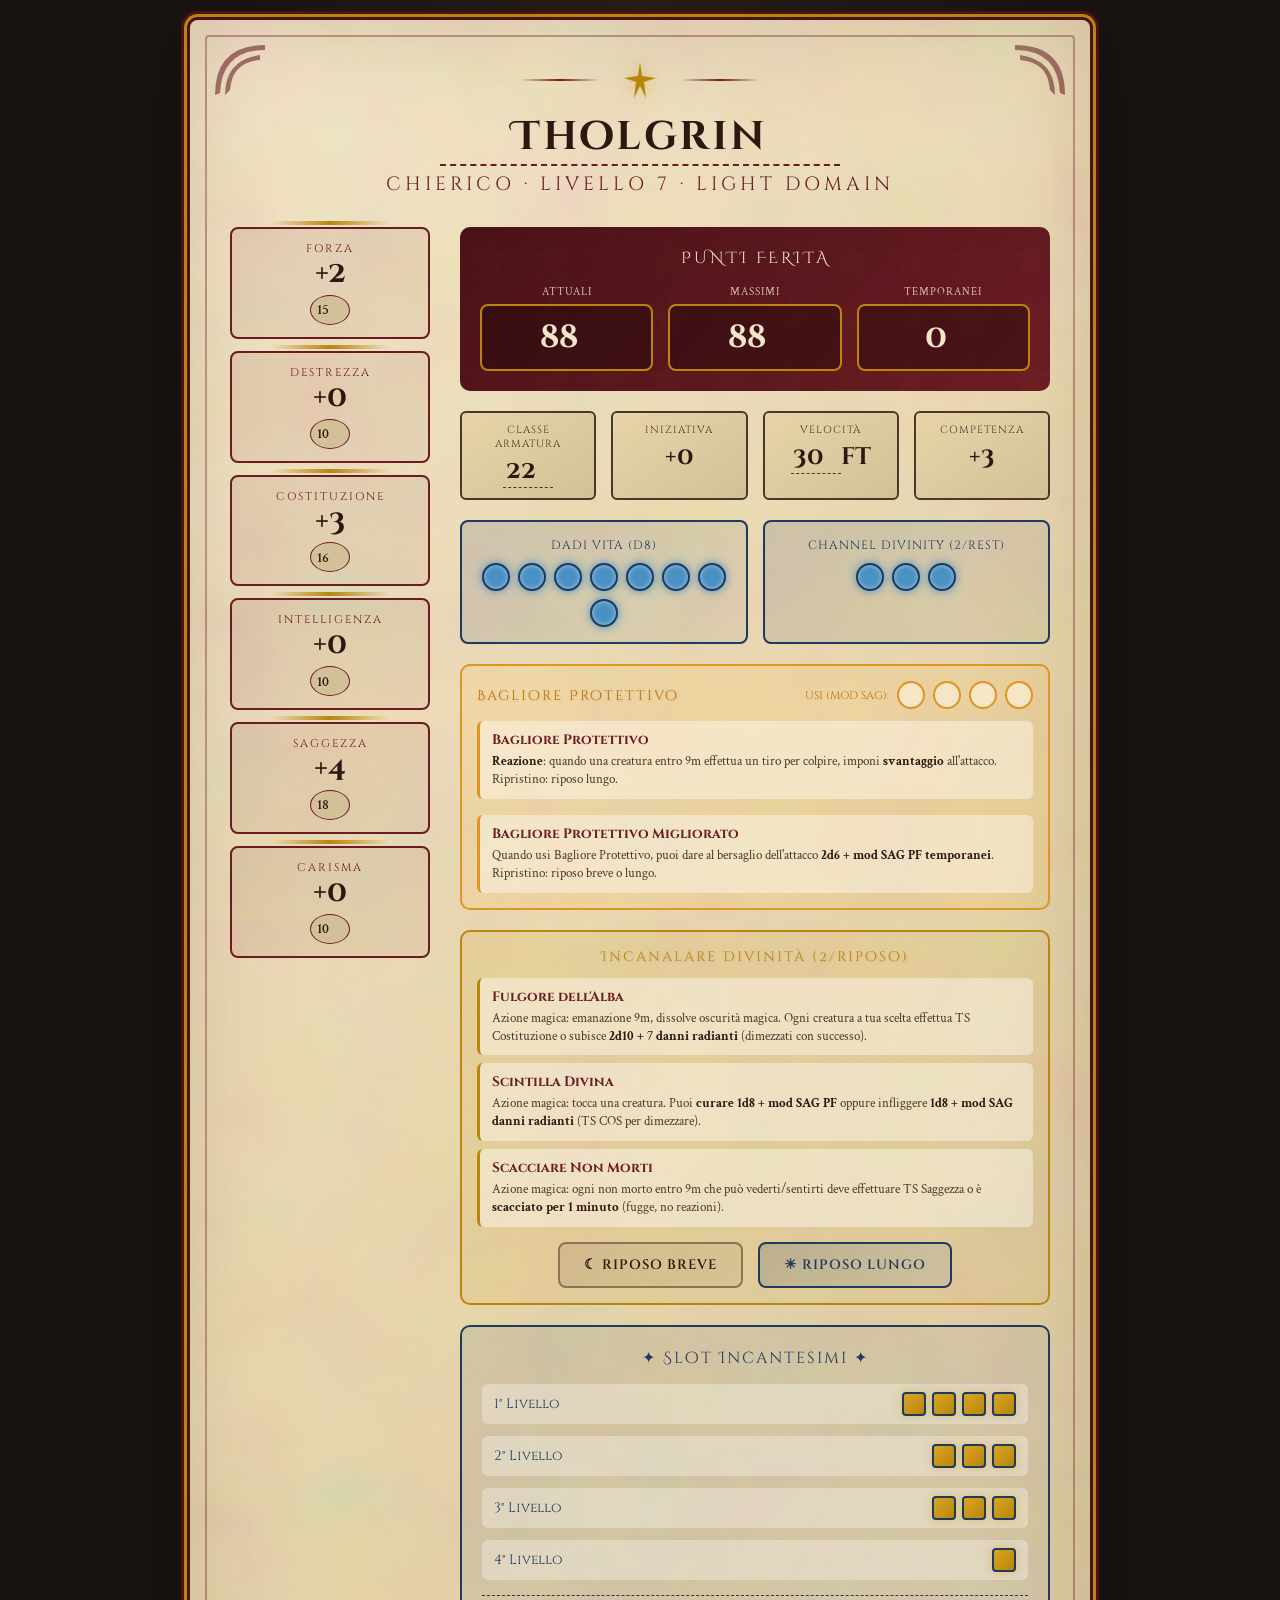
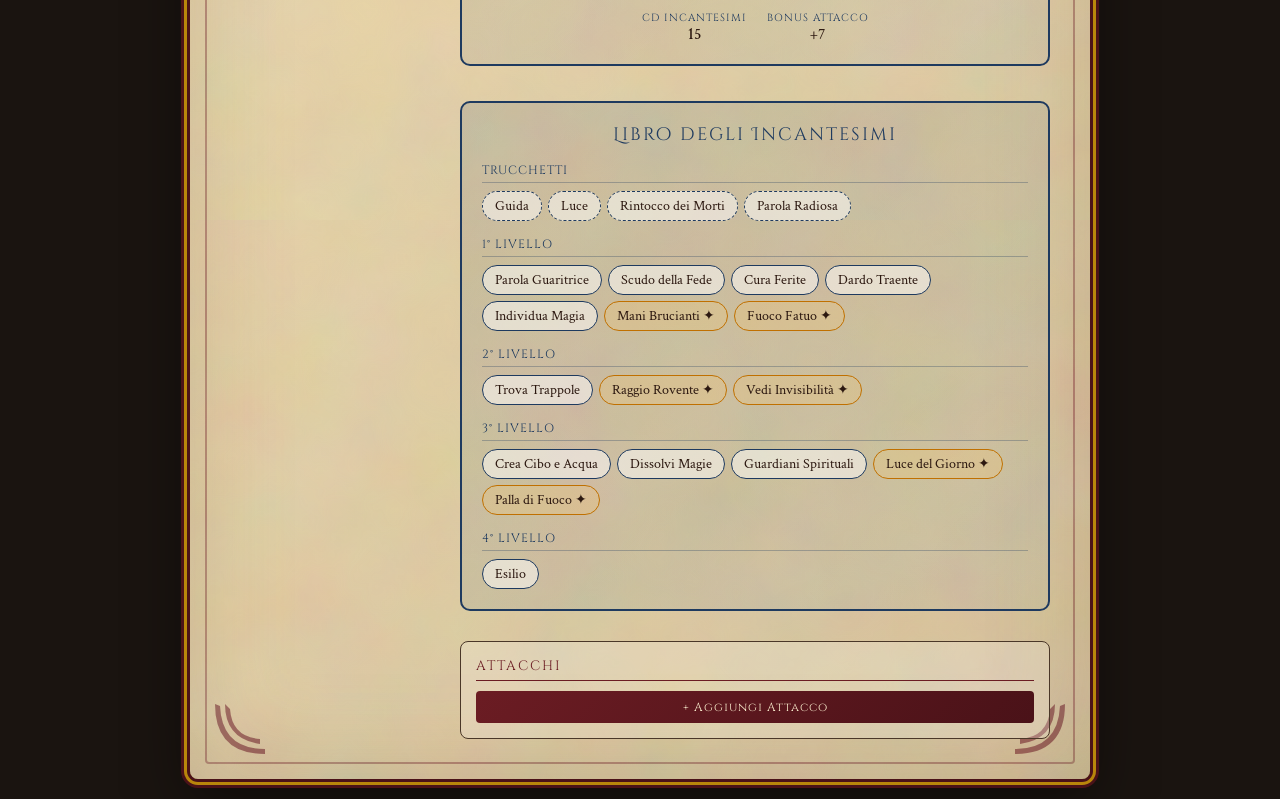
<file: backup/index.html>
<!DOCTYPE html>
<html lang="it">
<head>
    <meta charset="UTF-8">
    <meta name="viewport" content="width=device-width, initial-scale=1.0">
    <title>Scheda Chierico - D&D 5e 2024</title>
    <link href="https://fonts.googleapis.com/css2?family=Cinzel+Decorative:wght@400;700;900&family=Cinzel:wght@400;600;700&family=Crimson+Text:ital,wght@0,400;0,600;0,700;1,400&display=swap" rel="stylesheet">
    <style>
        :root {
            --parchment-light: #f5e6c8;
            --parchment-mid: #e8d4a8;
            --parchment-dark: #d4c098;
            --ink-brown: #2c1810;
            --ink-light: #4a3728;
            --burgundy: #6b1c23;
            --burgundy-dark: #4a1218;
            --gold: #b8860b;
            --gold-light: #daa520;
            --divine-blue: #1e3a5f;
            --divine-glow: #4a90c2;
            --slot-empty: #8b7355;
            --slot-filled: #daa520;
        }

        * {
            margin: 0;
            padding: 0;
            box-sizing: border-box;
        }

        body {
            font-family: 'Crimson Text', Georgia, serif;
            background: #1a1410;
            min-height: 100vh;
            display: flex;
            justify-content: center;
            padding: 20px;
            background-image:
                radial-gradient(ellipse at top, #2a1f18 0%, #1a1410 50%),
                url("data:image/svg+xml,%3Csvg viewBox='0 0 200 200' xmlns='http://www.w3.org/2000/svg'%3E%3Cfilter id='noise'%3E%3CfeTurbulence type='fractalNoise' baseFrequency='0.9' numOctaves='4' stitchTiles='stitch'/%3E%3C/filter%3E%3Crect width='100%' height='100%' filter='url(%23noise)' opacity='0.08'/%3E%3C/svg%3E");
        }

        .character-sheet {
            width: 100%;
            max-width: 900px;
            background:
                linear-gradient(135deg, var(--parchment-light) 0%, var(--parchment-mid) 50%, var(--parchment-dark) 100%);
            border-radius: 8px;
            padding: 40px;
            position: relative;
            box-shadow:
                0 0 0 3px var(--burgundy-dark),
                0 0 0 6px var(--gold),
                0 0 0 9px var(--burgundy-dark),
                0 20px 60px rgba(0,0,0,0.5),
                inset 0 0 100px rgba(139,115,85,0.3);
        }

        .character-sheet::before {
            content: '';
            position: absolute;
            inset: 15px;
            border: 2px solid var(--burgundy);
            border-radius: 4px;
            pointer-events: none;
            opacity: 0.4;
        }

        .character-sheet::after {
            content: '';
            position: absolute;
            inset: 0;
            background: url("data:image/svg+xml,%3Csvg viewBox='0 0 200 200' xmlns='http://www.w3.org/2000/svg'%3E%3Cfilter id='paper'%3E%3CfeTurbulence type='fractalNoise' baseFrequency='0.04' numOctaves='5' stitchTiles='stitch'/%3E%3C/filter%3E%3Crect width='100%' height='100%' filter='url(%23paper)' opacity='0.15'/%3E%3C/svg%3E");
            pointer-events: none;
            border-radius: 8px;
        }

        /* Corner Flourishes */
        .corner {
            position: absolute;
            width: 60px;
            height: 60px;
            opacity: 0.6;
        }
        .corner svg { width: 100%; height: 100%; fill: var(--burgundy); }
        .corner-tl { top: 20px; left: 20px; }
        .corner-tr { top: 20px; right: 20px; transform: scaleX(-1); }
        .corner-bl { bottom: 20px; left: 20px; transform: scaleY(-1); }
        .corner-br { bottom: 20px; right: 20px; transform: scale(-1); }

        /* Header */
        .header {
            text-align: center;
            margin-bottom: 30px;
            position: relative;
            z-index: 1;
        }

        .header-decoration {
            display: flex;
            align-items: center;
            justify-content: center;
            gap: 20px;
            margin-bottom: 10px;
        }

        .header-line {
            height: 2px;
            width: 80px;
            background: linear-gradient(90deg, transparent, var(--burgundy), transparent);
        }

        .divine-symbol {
            width: 40px;
            height: 40px;
            fill: var(--gold);
            filter: drop-shadow(0 0 8px rgba(218,165,32,0.5));
        }

        .character-name {
            font-family: 'Cinzel Decorative', serif;
            font-size: 2.5rem;
            font-weight: 700;
            color: var(--ink-brown);
            text-shadow: 2px 2px 4px rgba(0,0,0,0.1);
            letter-spacing: 3px;
            margin-bottom: 5px;
        }

        .character-name input {
            font-family: inherit;
            font-size: inherit;
            font-weight: inherit;
            color: inherit;
            background: transparent;
            border: none;
            border-bottom: 2px dashed var(--burgundy);
            text-align: center;
            width: 100%;
            max-width: 400px;
            outline: none;
            letter-spacing: inherit;
        }

        .character-name input::placeholder {
            color: var(--ink-light);
            opacity: 0.5;
        }

        .class-level {
            font-family: 'Cinzel', serif;
            font-size: 1.2rem;
            color: var(--burgundy);
            letter-spacing: 4px;
            text-transform: uppercase;
        }

        /* Main Grid */
        .main-grid {
            display: grid;
            grid-template-columns: 200px 1fr;
            gap: 30px;
            position: relative;
            z-index: 1;
        }

        @media (max-width: 700px) {
            .main-grid {
                grid-template-columns: 1fr;
            }
        }

        /* Stats Column */
        .stats-column {
            display: flex;
            flex-direction: column;
            gap: 12px;
        }

        .stat-block {
            background: linear-gradient(145deg, rgba(107,28,35,0.1), rgba(107,28,35,0.05));
            border: 2px solid var(--burgundy);
            border-radius: 8px;
            padding: 12px 8px;
            text-align: center;
            position: relative;
            transition: all 0.3s ease;
        }

        .stat-block:hover {
            transform: translateY(-2px);
            box-shadow: 0 4px 12px rgba(107,28,35,0.2);
        }

        .stat-block::before {
            content: '';
            position: absolute;
            top: -8px;
            left: 50%;
            transform: translateX(-50%);
            width: 60%;
            height: 4px;
            background: linear-gradient(90deg, transparent, var(--gold), transparent);
        }

        .stat-name {
            font-family: 'Cinzel', serif;
            font-size: 0.7rem;
            letter-spacing: 2px;
            color: var(--burgundy);
            text-transform: uppercase;
            margin-bottom: 4px;
        }

        .stat-modifier {
            font-family: 'Cinzel Decorative', serif;
            font-size: 1.8rem;
            font-weight: 700;
            color: var(--ink-brown);
            line-height: 1;
        }

        .stat-score {
            display: flex;
            align-items: center;
            justify-content: center;
            margin-top: 6px;
        }

        .stat-score input {
            width: 40px;
            height: 30px;
            background: var(--parchment-dark);
            border: 1px solid var(--burgundy);
            border-radius: 50%;
            text-align: center;
            font-family: 'Crimson Text', serif;
            font-size: 0.9rem;
            font-weight: 600;
            color: var(--ink-brown);
            outline: none;
        }

        .stat-score input:focus {
            box-shadow: 0 0 0 2px var(--gold);
        }

        /* Combat Column */
        .combat-column {
            display: flex;
            flex-direction: column;
            gap: 20px;
        }

        /* Combat Stats Row */
        .combat-stats-row {
            display: grid;
            grid-template-columns: repeat(auto-fit, minmax(100px, 1fr));
            gap: 15px;
        }

        .combat-stat {
            background: linear-gradient(145deg, var(--parchment-mid), var(--parchment-dark));
            border: 2px solid var(--ink-light);
            border-radius: 6px;
            padding: 10px;
            text-align: center;
        }

        .combat-stat-label {
            font-family: 'Cinzel', serif;
            font-size: 0.65rem;
            letter-spacing: 1px;
            color: var(--ink-light);
            text-transform: uppercase;
            margin-bottom: 4px;
        }

        .combat-stat-value {
            font-family: 'Cinzel Decorative', serif;
            font-size: 1.5rem;
            font-weight: 700;
            color: var(--ink-brown);
        }

        .combat-stat-value input {
            font-family: inherit;
            font-size: inherit;
            font-weight: inherit;
            color: inherit;
            background: transparent;
            border: none;
            border-bottom: 1px dashed var(--ink-light);
            width: 50px;
            text-align: center;
            outline: none;
        }

        /* HP Section */
        .hp-section {
            background: linear-gradient(135deg, var(--burgundy-dark) 0%, var(--burgundy) 100%);
            border-radius: 10px;
            padding: 20px;
            color: var(--parchment-light);
            position: relative;
            overflow: hidden;
        }

        .hp-section::before {
            content: '';
            position: absolute;
            inset: 0;
            background: url("data:image/svg+xml,%3Csvg viewBox='0 0 100 100' xmlns='http://www.w3.org/2000/svg'%3E%3Cpath d='M50 10 L60 40 L90 40 L65 60 L75 90 L50 70 L25 90 L35 60 L10 40 L40 40 Z' fill='%23daa520' opacity='0.05'/%3E%3C/svg%3E");
            background-size: 60px;
            opacity: 0.3;
        }

        .hp-title {
            font-family: 'Cinzel Decorative', serif;
            font-size: 1rem;
            letter-spacing: 3px;
            text-align: center;
            margin-bottom: 15px;
            position: relative;
        }

        .hp-grid {
            display: grid;
            grid-template-columns: repeat(3, 1fr);
            gap: 15px;
            position: relative;
        }

        .hp-box {
            text-align: center;
        }

        .hp-box-label {
            font-size: 0.7rem;
            letter-spacing: 1px;
            opacity: 0.8;
            margin-bottom: 5px;
            text-transform: uppercase;
        }

        .hp-box-value {
            background: rgba(0,0,0,0.3);
            border: 2px solid var(--gold);
            border-radius: 8px;
            padding: 10px;
        }

        .hp-box-value input {
            font-family: 'Cinzel Decorative', serif;
            font-size: 2rem;
            font-weight: 700;
            color: var(--parchment-light);
            background: transparent;
            border: none;
            width: 100%;
            text-align: center;
            outline: none;
        }

        .hp-box-value input::placeholder {
            color: rgba(245,230,200,0.3);
        }

        /* Resources Section */
        .resources-section {
            display: grid;
            grid-template-columns: 1fr 1fr;
            gap: 15px;
        }

        .resource-box {
            background: linear-gradient(145deg, rgba(30,58,95,0.15), rgba(30,58,95,0.05));
            border: 2px solid var(--divine-blue);
            border-radius: 8px;
            padding: 15px;
            text-align: center;
        }

        .resource-title {
            font-family: 'Cinzel', serif;
            font-size: 0.75rem;
            letter-spacing: 1px;
            color: var(--divine-blue);
            text-transform: uppercase;
            margin-bottom: 10px;
        }

        .resource-pips {
            display: flex;
            justify-content: center;
            gap: 8px;
            flex-wrap: wrap;
        }

        .pip {
            width: 28px;
            height: 28px;
            border: 2px solid var(--divine-blue);
            border-radius: 50%;
            cursor: pointer;
            transition: all 0.2s ease;
            background: var(--parchment-light);
            position: relative;
        }

        .pip.filled {
            background: var(--divine-glow);
            box-shadow: 0 0 10px var(--divine-glow), inset 0 0 5px rgba(255,255,255,0.5);
        }

        .pip:hover {
            transform: scale(1.1);
        }

        /* Warding Flare Section */
        .warding-flare-section {
            background: linear-gradient(135deg, rgba(255,200,100,0.2), rgba(255,165,0,0.1));
            border: 2px solid #e09422;
            border-radius: 10px;
            padding: 15px;
        }

        .wf-header {
            display: flex;
            justify-content: space-between;
            align-items: center;
            margin-bottom: 12px;
            flex-wrap: wrap;
            gap: 10px;
        }

        .wf-title {
            font-family: 'Cinzel Decorative', serif;
            font-size: 0.9rem;
            letter-spacing: 2px;
            color: #c07000;
            text-shadow: 1px 1px 2px rgba(0,0,0,0.1);
        }

        .wf-uses {
            display: flex;
            align-items: center;
            gap: 8px;
        }

        .wf-label {
            font-family: 'Cinzel', serif;
            font-size: 0.7rem;
            color: #c07000;
            text-transform: uppercase;
        }

        .wf-abilities {
            display: flex;
            flex-direction: column;
            gap: 8px;
        }

        .warding-flare-section .cd-ability {
            border-left-color: #e09422;
        }

        /* Channel Divinity Abilities */
        .channel-divinity-section {
            background: linear-gradient(135deg, rgba(218,165,32,0.15), rgba(184,134,11,0.08));
            border: 2px solid var(--gold);
            border-radius: 10px;
            padding: 15px;
        }

        .cd-title {
            font-family: 'Cinzel Decorative', serif;
            font-size: 0.9rem;
            letter-spacing: 2px;
            color: var(--gold);
            text-align: center;
            margin-bottom: 12px;
            text-shadow: 1px 1px 2px rgba(0,0,0,0.1);
        }

        .cd-ability {
            background: rgba(255,255,255,0.4);
            border-radius: 6px;
            padding: 10px 12px;
            margin-bottom: 8px;
            border-left: 3px solid var(--gold);
        }

        .cd-ability:last-child {
            margin-bottom: 0;
        }

        .cd-ability-name {
            font-family: 'Cinzel', serif;
            font-size: 0.85rem;
            font-weight: 700;
            color: var(--burgundy);
            margin-bottom: 4px;
        }

        .cd-ability-desc {
            font-size: 0.8rem;
            color: var(--ink-light);
            line-height: 1.4;
        }

        .cd-ability-desc strong {
            color: var(--ink-brown);
        }

        /* Rest Buttons */
        .rest-buttons {
            display: flex;
            gap: 15px;
            justify-content: center;
            margin-top: 15px;
        }

        .rest-btn {
            font-family: 'Cinzel', serif;
            font-size: 0.85rem;
            font-weight: 600;
            padding: 12px 24px;
            border: 2px solid;
            border-radius: 8px;
            cursor: pointer;
            transition: all 0.3s ease;
            text-transform: uppercase;
            letter-spacing: 1px;
        }

        .rest-btn-short {
            background: linear-gradient(135deg, rgba(139,115,85,0.2), rgba(139,115,85,0.1));
            border-color: var(--slot-empty);
            color: var(--ink-brown);
        }

        .rest-btn-short:hover {
            background: linear-gradient(135deg, rgba(139,115,85,0.4), rgba(139,115,85,0.2));
            transform: translateY(-2px);
            box-shadow: 0 4px 12px rgba(139,115,85,0.3);
        }

        .rest-btn-long {
            background: linear-gradient(135deg, rgba(30,58,95,0.2), rgba(74,144,194,0.1));
            border-color: var(--divine-blue);
            color: var(--divine-blue);
        }

        .rest-btn-long:hover {
            background: linear-gradient(135deg, rgba(30,58,95,0.4), rgba(74,144,194,0.2));
            transform: translateY(-2px);
            box-shadow: 0 4px 12px rgba(30,58,95,0.3);
        }

        .rest-btn:active {
            transform: translateY(0);
        }

        /* Rest confirmation animation */
        .rest-btn.resting {
            animation: restPulse 0.6s ease;
        }

        @keyframes restPulse {
            0% { transform: scale(1); }
            50% { transform: scale(1.05); }
            100% { transform: scale(1); }
        }

        /* Spell Slots */
        .spell-slots-section {
            background: linear-gradient(135deg, rgba(30,58,95,0.1), rgba(74,144,194,0.05));
            border: 2px solid var(--divine-blue);
            border-radius: 10px;
            padding: 20px;
        }

        .spell-slots-title {
            font-family: 'Cinzel Decorative', serif;
            font-size: 1rem;
            letter-spacing: 2px;
            color: var(--divine-blue);
            text-align: center;
            margin-bottom: 15px;
        }

        .spell-level-row {
            display: flex;
            align-items: center;
            justify-content: space-between;
            margin-bottom: 12px;
            padding: 8px 12px;
            background: rgba(255,255,255,0.3);
            border-radius: 6px;
        }

        .spell-level-label {
            font-family: 'Cinzel', serif;
            font-size: 0.85rem;
            color: var(--divine-blue);
            min-width: 80px;
        }

        .spell-slots-pips {
            display: flex;
            gap: 6px;
        }

        .spell-pip {
            width: 24px;
            height: 24px;
            border: 2px solid var(--divine-blue);
            border-radius: 4px;
            cursor: pointer;
            background: var(--parchment-light);
            transition: all 0.2s ease;
        }

        .spell-pip.filled {
            background: linear-gradient(135deg, var(--gold-light), var(--gold));
            box-shadow: 0 0 8px rgba(218,165,32,0.5);
        }

        .spell-pip:hover {
            transform: scale(1.1);
        }

        /* Spellcasting Stats */
        .spellcasting-stats {
            display: flex;
            justify-content: center;
            gap: 20px;
            margin-top: 15px;
            padding-top: 15px;
            border-top: 1px dashed var(--divine-blue);
        }

        .spell-stat {
            text-align: center;
        }

        .spell-stat-label {
            font-size: 0.65rem;
            color: var(--divine-blue);
            text-transform: uppercase;
            letter-spacing: 1px;
        }

        .spell-stat-value {
            font-family: 'Cinzel Decorative', serif;
            font-size: 1.3rem;
            font-weight: 700;
            color: var(--ink-brown);
        }

        /* Lists Section */
        .lists-section {
            display: grid;
            grid-template-columns: 1fr 1fr;
            gap: 20px;
            margin-top: 10px;
        }

        @media (max-width: 600px) {
            .lists-section {
                grid-template-columns: 1fr;
            }
        }

        .list-box {
            background: rgba(255,255,255,0.2);
            border: 1px solid var(--ink-light);
            border-radius: 8px;
            padding: 15px;
        }

        .list-title {
            font-family: 'Cinzel', serif;
            font-size: 0.85rem;
            letter-spacing: 2px;
            color: var(--burgundy);
            text-transform: uppercase;
            margin-bottom: 10px;
            padding-bottom: 5px;
            border-bottom: 1px solid var(--burgundy);
        }

        .list-items {
            min-height: 100px;
        }

        .list-item {
            display: flex;
            align-items: center;
            gap: 8px;
            margin-bottom: 6px;
            padding: 6px 8px;
            background: rgba(255,255,255,0.3);
            border-radius: 4px;
            font-size: 0.9rem;
        }

        .list-item input {
            flex: 1;
            background: transparent;
            border: none;
            font-family: 'Crimson Text', serif;
            font-size: 0.9rem;
            color: var(--ink-brown);
            outline: none;
        }

        .list-item .remove-btn {
            background: none;
            border: none;
            color: var(--burgundy);
            cursor: pointer;
            font-size: 1.2rem;
            line-height: 1;
            opacity: 0.5;
            transition: opacity 0.2s;
        }

        .list-item .remove-btn:hover {
            opacity: 1;
        }

        .add-btn {
            display: block;
            width: 100%;
            padding: 8px;
            margin-top: 10px;
            background: linear-gradient(135deg, var(--burgundy), var(--burgundy-dark));
            border: none;
            border-radius: 4px;
            color: var(--parchment-light);
            font-family: 'Cinzel', serif;
            font-size: 0.75rem;
            letter-spacing: 1px;
            cursor: pointer;
            transition: all 0.2s ease;
        }

        .add-btn:hover {
            transform: translateY(-1px);
            box-shadow: 0 4px 12px rgba(107,28,35,0.3);
        }

        /* Attacks Section */
        .attacks-section {
            margin-top: 10px;
        }

        .attack-item {
            display: grid;
            grid-template-columns: 2fr 1fr 1fr auto;
            gap: 10px;
            margin-bottom: 8px;
            padding: 10px;
            background: rgba(107,28,35,0.08);
            border-radius: 6px;
            border: 1px solid var(--burgundy);
        }

        .attack-item input {
            background: rgba(255,255,255,0.5);
            border: 1px solid var(--ink-light);
            border-radius: 4px;
            padding: 6px 10px;
            font-family: 'Crimson Text', serif;
            font-size: 0.85rem;
            color: var(--ink-brown);
            outline: none;
        }

        .attack-item input:focus {
            border-color: var(--burgundy);
        }

        .attack-item input::placeholder {
            color: var(--ink-light);
            opacity: 0.6;
        }

        /* Spellbook Section */
        .spellbook-section {
            background: linear-gradient(135deg, rgba(30,58,95,0.12), rgba(74,144,194,0.06));
            border: 2px solid var(--divine-blue);
            border-radius: 10px;
            padding: 20px;
            margin-top: 15px;
        }

        .spellbook-title {
            font-family: 'Cinzel Decorative', serif;
            font-size: 1.1rem;
            letter-spacing: 2px;
            color: var(--divine-blue);
            text-align: center;
            margin-bottom: 15px;
        }

        .spell-category {
            margin-bottom: 15px;
        }

        .spell-category:last-child {
            margin-bottom: 0;
        }

        .spell-category-title {
            font-family: 'Cinzel', serif;
            font-size: 0.75rem;
            letter-spacing: 1px;
            color: var(--divine-blue);
            text-transform: uppercase;
            margin-bottom: 8px;
            padding-bottom: 4px;
            border-bottom: 1px solid rgba(30,58,95,0.3);
        }

        .spell-category-title.domain {
            color: #c07000;
            border-bottom-color: rgba(192,112,0,0.3);
        }

        .spells-grid {
            display: flex;
            flex-wrap: wrap;
            gap: 6px;
        }

        .spell-chip {
            background: rgba(255,255,255,0.5);
            border: 1px solid var(--divine-blue);
            border-radius: 15px;
            padding: 5px 12px;
            font-family: 'Crimson Text', serif;
            font-size: 0.85rem;
            color: var(--ink-brown);
            cursor: pointer;
            transition: all 0.2s ease;
        }

        .spell-chip:hover {
            background: var(--divine-blue);
            color: var(--parchment-light);
            transform: translateY(-1px);
        }

        .spell-chip.domain {
            border-color: #c07000;
            background: rgba(255,200,100,0.2);
        }

        .spell-chip.domain:hover {
            background: #c07000;
        }

        .spell-chip.cantrip {
            border-style: dashed;
        }

        /* Spell Modal */
        .spell-modal-overlay {
            display: none;
            position: fixed;
            inset: 0;
            background: rgba(0,0,0,0.7);
            z-index: 1000;
            justify-content: center;
            align-items: center;
            padding: 20px;
            backdrop-filter: blur(3px);
        }

        .spell-modal-overlay.active {
            display: flex;
        }

        .spell-modal {
            background: linear-gradient(135deg, var(--parchment-light) 0%, var(--parchment-mid) 100%);
            border-radius: 12px;
            max-width: 500px;
            width: 100%;
            max-height: 80vh;
            overflow-y: auto;
            box-shadow:
                0 0 0 3px var(--divine-blue),
                0 0 0 6px var(--gold),
                0 25px 50px rgba(0,0,0,0.5);
            position: relative;
            animation: modalSlideIn 0.3s ease;
        }

        @keyframes modalSlideIn {
            from {
                opacity: 0;
                transform: translateY(-20px) scale(0.95);
            }
            to {
                opacity: 1;
                transform: translateY(0) scale(1);
            }
        }

        .spell-modal-header {
            background: linear-gradient(135deg, var(--divine-blue), #2a4a7a);
            color: var(--parchment-light);
            padding: 20px;
            border-radius: 12px 12px 0 0;
            position: relative;
        }

        .spell-modal-header.domain {
            background: linear-gradient(135deg, #c07000, #e09422);
        }

        .spell-modal-close {
            position: absolute;
            top: 15px;
            right: 15px;
            background: none;
            border: none;
            color: var(--parchment-light);
            font-size: 1.5rem;
            cursor: pointer;
            opacity: 0.7;
            transition: opacity 0.2s;
            line-height: 1;
        }

        .spell-modal-close:hover {
            opacity: 1;
        }

        .spell-modal-name {
            font-family: 'Cinzel Decorative', serif;
            font-size: 1.4rem;
            margin-bottom: 5px;
        }

        .spell-modal-meta {
            font-family: 'Crimson Text', serif;
            font-size: 0.9rem;
            opacity: 0.9;
            font-style: italic;
        }

        .spell-modal-body {
            padding: 20px;
        }

        .spell-stat-row {
            display: grid;
            grid-template-columns: repeat(2, 1fr);
            gap: 10px;
            margin-bottom: 15px;
        }

        .spell-stat-item {
            background: rgba(30,58,95,0.08);
            border-radius: 6px;
            padding: 8px 12px;
        }

        .spell-stat-label {
            font-family: 'Cinzel', serif;
            font-size: 0.65rem;
            letter-spacing: 1px;
            color: var(--divine-blue);
            text-transform: uppercase;
        }

        .spell-stat-value {
            font-family: 'Crimson Text', serif;
            font-size: 0.95rem;
            color: var(--ink-brown);
            font-weight: 600;
        }

        .spell-description {
            font-family: 'Crimson Text', serif;
            font-size: 0.95rem;
            line-height: 1.6;
            color: var(--ink-brown);
        }

        .spell-description p {
            margin-bottom: 10px;
        }

        .spell-description p:last-child {
            margin-bottom: 0;
        }

        .spell-description strong {
            color: var(--burgundy);
        }

        .spell-higher-level {
            margin-top: 15px;
            padding-top: 15px;
            border-top: 1px dashed var(--divine-blue);
        }

        .spell-higher-level-title {
            font-family: 'Cinzel', serif;
            font-size: 0.75rem;
            letter-spacing: 1px;
            color: var(--divine-blue);
            text-transform: uppercase;
            margin-bottom: 5px;
        }

        /* Dice Rolling Section */
        .dice-section {
            margin-top: 20px;
            padding-top: 15px;
            border-top: 2px solid var(--gold);
        }

        .dice-buttons {
            display: flex;
            gap: 10px;
            flex-wrap: wrap;
        }

        .dice-btn {
            flex: 1;
            min-width: 120px;
            padding: 12px 16px;
            border: none;
            border-radius: 8px;
            font-family: 'Cinzel', serif;
            font-size: 0.85rem;
            font-weight: 600;
            cursor: pointer;
            transition: all 0.2s ease;
            display: flex;
            align-items: center;
            justify-content: center;
            gap: 8px;
        }

        .dice-btn-attack {
            background: linear-gradient(135deg, var(--divine-blue), #2a5a8a);
            color: var(--parchment-light);
        }

        .dice-btn-attack:hover {
            transform: translateY(-2px);
            box-shadow: 0 4px 15px rgba(30,58,95,0.4);
        }

        .dice-btn-damage {
            background: linear-gradient(135deg, var(--burgundy), #8a2a35);
            color: var(--parchment-light);
        }

        .dice-btn-damage:hover {
            transform: translateY(-2px);
            box-shadow: 0 4px 15px rgba(107,28,35,0.4);
        }

        .dice-btn-heal {
            background: linear-gradient(135deg, #2a8a5a, #35a06a);
            color: var(--parchment-light);
        }

        .dice-btn-heal:hover {
            transform: translateY(-2px);
            box-shadow: 0 4px 15px rgba(42,138,90,0.4);
        }

        .dice-btn-save {
            background: linear-gradient(135deg, #8a6a2a, #a07a35);
            color: var(--parchment-light);
        }

        .dice-btn .dice-icon {
            font-size: 1.1rem;
        }

        /* Dice Result Display */
        .dice-result {
            margin-top: 15px;
            padding: 15px;
            background: linear-gradient(135deg, #1a1410, #2a1f18);
            border-radius: 10px;
            text-align: center;
            display: none;
            animation: resultSlideIn 0.3s ease;
        }

        .dice-result.show {
            display: block;
        }

        @keyframes resultSlideIn {
            from {
                opacity: 0;
                transform: translateY(-10px);
            }
            to {
                opacity: 1;
                transform: translateY(0);
            }
        }

        .dice-result-label {
            font-family: 'Cinzel', serif;
            font-size: 0.7rem;
            letter-spacing: 2px;
            color: var(--gold);
            text-transform: uppercase;
            margin-bottom: 8px;
        }

        .dice-result-total {
            font-family: 'Cinzel Decorative', serif;
            font-size: 2.5rem;
            font-weight: 700;
            color: var(--parchment-light);
            text-shadow: 0 0 20px rgba(218,165,32,0.5);
            animation: pulseGlow 0.5s ease;
        }

        .dice-result-total.crit {
            color: var(--gold);
            text-shadow: 0 0 30px rgba(218,165,32,0.8);
        }

        .dice-result-total.critfail {
            color: #ff6b6b;
            text-shadow: 0 0 30px rgba(255,107,107,0.8);
        }

        @keyframes pulseGlow {
            0% { transform: scale(0.8); opacity: 0; }
            50% { transform: scale(1.1); }
            100% { transform: scale(1); opacity: 1; }
        }

        .dice-result-breakdown {
            font-family: 'Crimson Text', serif;
            font-size: 0.9rem;
            color: rgba(245,230,200,0.7);
            margin-top: 8px;
        }

        .dice-result-breakdown .die {
            display: inline-block;
            background: rgba(255,255,255,0.1);
            padding: 2px 8px;
            border-radius: 4px;
            margin: 2px;
        }

        .dice-result-breakdown .die.max {
            background: rgba(218,165,32,0.3);
            color: var(--gold);
        }

        .dice-result-breakdown .die.min {
            background: rgba(255,107,107,0.2);
            color: #ff6b6b;
        }

        .dice-result-type {
            font-family: 'Cinzel', serif;
            font-size: 0.75rem;
            color: rgba(245,230,200,0.5);
            margin-top: 5px;
            text-transform: uppercase;
            letter-spacing: 1px;
        }

        /* Rolling animation */
        .dice-rolling {
            display: inline-block;
            animation: diceRoll 0.5s ease-in-out;
        }

        @keyframes diceRoll {
            0% { transform: rotate(0deg) scale(1); }
            25% { transform: rotate(90deg) scale(1.2); }
            50% { transform: rotate(180deg) scale(1); }
            75% { transform: rotate(270deg) scale(1.2); }
            100% { transform: rotate(360deg) scale(1); }
        }

        /* Save indicator */
        .save-indicator {
            position: fixed;
            bottom: 20px;
            right: 20px;
            background: var(--burgundy);
            color: var(--parchment-light);
            padding: 10px 20px;
            border-radius: 20px;
            font-family: 'Cinzel', serif;
            font-size: 0.8rem;
            letter-spacing: 1px;
            opacity: 0;
            transform: translateY(20px);
            transition: all 0.3s ease;
            z-index: 100;
        }

        .save-indicator.show {
            opacity: 1;
            transform: translateY(0);
        }

        /* Scrollbar */
        ::-webkit-scrollbar {
            width: 8px;
        }

        ::-webkit-scrollbar-track {
            background: var(--parchment-dark);
        }

        ::-webkit-scrollbar-thumb {
            background: var(--burgundy);
            border-radius: 4px;
        }
    </style>
</head>
<body>
    <div class="character-sheet">
        <!-- Corner Flourishes -->
        <div class="corner corner-tl">
            <svg viewBox="0 0 60 60"><path d="M5 55 Q5 5 55 5 L55 10 Q12 10 10 53 L5 55 Z M15 55 Q15 20 50 15 L50 20 Q22 22 20 50 L15 55 Z"/></svg>
        </div>
        <div class="corner corner-tr">
            <svg viewBox="0 0 60 60"><path d="M5 55 Q5 5 55 5 L55 10 Q12 10 10 53 L5 55 Z M15 55 Q15 20 50 15 L50 20 Q22 22 20 50 L15 55 Z"/></svg>
        </div>
        <div class="corner corner-bl">
            <svg viewBox="0 0 60 60"><path d="M5 55 Q5 5 55 5 L55 10 Q12 10 10 53 L5 55 Z M15 55 Q15 20 50 15 L50 20 Q22 22 20 50 L15 55 Z"/></svg>
        </div>
        <div class="corner corner-br">
            <svg viewBox="0 0 60 60"><path d="M5 55 Q5 5 55 5 L55 10 Q12 10 10 53 L5 55 Z M15 55 Q15 20 50 15 L50 20 Q22 22 20 50 L15 55 Z"/></svg>
        </div>

        <!-- Header -->
        <header class="header">
            <div class="header-decoration">
                <div class="header-line"></div>
                <svg class="divine-symbol" viewBox="0 0 100 100">
                    <path d="M50 5 L55 40 L90 45 L60 55 L65 95 L50 65 L35 95 L40 55 L10 45 L45 40 Z"/>
                </svg>
                <div class="header-line"></div>
            </div>
            <div class="character-name">
                <input type="text" id="charName" placeholder="Nome del Personaggio">
            </div>
            <div class="class-level">Chierico · Livello 7 · Light Domain</div>
        </header>

        <!-- Main Content -->
        <div class="main-grid">
            <!-- Stats Column -->
            <div class="stats-column">
                <div class="stat-block" data-stat="strength">
                    <div class="stat-name">Forza</div>
                    <div class="stat-modifier" id="str-mod">+0</div>
                    <div class="stat-score">
                        <input type="number" id="str-score" value="10" min="1" max="30">
                    </div>
                </div>
                <div class="stat-block" data-stat="dexterity">
                    <div class="stat-name">Destrezza</div>
                    <div class="stat-modifier" id="dex-mod">+0</div>
                    <div class="stat-score">
                        <input type="number" id="dex-score" value="10" min="1" max="30">
                    </div>
                </div>
                <div class="stat-block" data-stat="constitution">
                    <div class="stat-name">Costituzione</div>
                    <div class="stat-modifier" id="con-mod">+0</div>
                    <div class="stat-score">
                        <input type="number" id="con-score" value="10" min="1" max="30">
                    </div>
                </div>
                <div class="stat-block" data-stat="intelligence">
                    <div class="stat-name">Intelligenza</div>
                    <div class="stat-modifier" id="int-mod">+0</div>
                    <div class="stat-score">
                        <input type="number" id="int-score" value="10" min="1" max="30">
                    </div>
                </div>
                <div class="stat-block" data-stat="wisdom">
                    <div class="stat-name">Saggezza</div>
                    <div class="stat-modifier" id="wis-mod">+0</div>
                    <div class="stat-score">
                        <input type="number" id="wis-score" value="10" min="1" max="30">
                    </div>
                </div>
                <div class="stat-block" data-stat="charisma">
                    <div class="stat-name">Carisma</div>
                    <div class="stat-modifier" id="cha-mod">+0</div>
                    <div class="stat-score">
                        <input type="number" id="cha-score" value="10" min="1" max="30">
                    </div>
                </div>
            </div>

            <!-- Combat Column -->
            <div class="combat-column">
                <!-- HP Section -->
                <div class="hp-section">
                    <div class="hp-title">PUNTI FERITA</div>
                    <div class="hp-grid">
                        <div class="hp-box">
                            <div class="hp-box-label">Attuali</div>
                            <div class="hp-box-value">
                                <input type="number" id="hp-current" value="0">
                            </div>
                        </div>
                        <div class="hp-box">
                            <div class="hp-box-label">Massimi</div>
                            <div class="hp-box-value">
                                <input type="number" id="hp-max" value="0">
                            </div>
                        </div>
                        <div class="hp-box">
                            <div class="hp-box-label">Temporanei</div>
                            <div class="hp-box-value">
                                <input type="number" id="hp-temp" value="0">
                            </div>
                        </div>
                    </div>
                </div>

                <!-- Combat Stats Row -->
                <div class="combat-stats-row">
                    <div class="combat-stat">
                        <div class="combat-stat-label">Classe Armatura</div>
                        <div class="combat-stat-value">
                            <input type="number" id="armor-class" value="10">
                        </div>
                    </div>
                    <div class="combat-stat">
                        <div class="combat-stat-label">Iniziativa</div>
                        <div class="combat-stat-value" id="initiative">+0</div>
                    </div>
                    <div class="combat-stat">
                        <div class="combat-stat-label">Velocità</div>
                        <div class="combat-stat-value">
                            <input type="number" id="speed" value="30">ft
                        </div>
                    </div>
                    <div class="combat-stat">
                        <div class="combat-stat-label">Competenza</div>
                        <div class="combat-stat-value">+3</div>
                    </div>
                </div>

                <!-- Resources -->
                <div class="resources-section">
                    <div class="resource-box">
                        <div class="resource-title">Dadi Vita (d8)</div>
                        <div class="resource-pips" id="hit-dice-pips">
                            <!-- Generated by JS -->
                        </div>
                    </div>
                    <div class="resource-box">
                        <div class="resource-title">Channel Divinity (2/rest)</div>
                        <div class="resource-pips" id="channel-divinity-pips">
                            <!-- Generated by JS -->
                        </div>
                    </div>
                </div>

                <!-- Warding Flare -->
                <div class="warding-flare-section">
                    <div class="wf-header">
                        <div class="wf-title">Bagliore Protettivo</div>
                        <div class="wf-uses">
                            <span class="wf-label">Usi (mod SAG):</span>
                            <div class="resource-pips" id="warding-flare-pips">
                                <!-- Generated by JS -->
                            </div>
                        </div>
                    </div>
                    <div class="wf-abilities">
                        <div class="cd-ability">
                            <div class="cd-ability-name">Bagliore Protettivo</div>
                            <div class="cd-ability-desc"><strong>Reazione</strong>: quando una creatura entro 9m effettua un tiro per colpire, imponi <strong>svantaggio</strong> all'attacco. Ripristino: riposo lungo.</div>
                        </div>
                        <div class="cd-ability">
                            <div class="cd-ability-name">Bagliore Protettivo Migliorato</div>
                            <div class="cd-ability-desc">Quando usi Bagliore Protettivo, puoi dare al bersaglio dell'attacco <strong>2d6 + mod SAG PF temporanei</strong>. Ripristino: riposo breve o lungo.</div>
                        </div>
                    </div>
                </div>

                <!-- Channel Divinity Abilities -->
                <div class="channel-divinity-section">
                    <div class="cd-title">Incanalare Divinità (2/riposo)</div>
                    <div class="cd-ability">
                        <div class="cd-ability-name">Fulgore dell'Alba</div>
                        <div class="cd-ability-desc">Azione magica: emanazione 9m, dissolve oscurità magica. Ogni creatura a tua scelta effettua TS Costituzione o subisce <strong>2d10 + 7 danni radianti</strong> (dimezzati con successo).</div>
                    </div>
                    <div class="cd-ability">
                        <div class="cd-ability-name">Scintilla Divina</div>
                        <div class="cd-ability-desc">Azione magica: tocca una creatura. Puoi <strong>curare 1d8 + mod SAG PF</strong> oppure infliggere <strong>1d8 + mod SAG danni radianti</strong> (TS COS per dimezzare).</div>
                    </div>
                    <div class="cd-ability">
                        <div class="cd-ability-name">Scacciare Non Morti</div>
                        <div class="cd-ability-desc">Azione magica: ogni non morto entro 9m che può vederti/sentirti deve effettuare TS Saggezza o è <strong>scacciato per 1 minuto</strong> (fugge, no reazioni).</div>
                    </div>

                    <!-- Rest Buttons -->
                    <div class="rest-buttons">
                        <button class="rest-btn rest-btn-short" onclick="shortRest(this)" title="Recupera Channel Divinity">
                            ☾ Riposo Breve
                        </button>
                        <button class="rest-btn rest-btn-long" onclick="longRest(this)" title="Recupera tutto (HP, slot, risorse)">
                            ☀ Riposo Lungo
                        </button>
                    </div>
                </div>

                <!-- Spell Slots -->
                <div class="spell-slots-section">
                    <div class="spell-slots-title">✦ Slot Incantesimi ✦</div>
                    <div class="spell-level-row">
                        <span class="spell-level-label">1° Livello</span>
                        <div class="spell-slots-pips" data-level="1" data-max="4">
                            <!-- Generated by JS -->
                        </div>
                    </div>
                    <div class="spell-level-row">
                        <span class="spell-level-label">2° Livello</span>
                        <div class="spell-slots-pips" data-level="2" data-max="3">
                            <!-- Generated by JS -->
                        </div>
                    </div>
                    <div class="spell-level-row">
                        <span class="spell-level-label">3° Livello</span>
                        <div class="spell-slots-pips" data-level="3" data-max="3">
                            <!-- Generated by JS -->
                        </div>
                    </div>
                    <div class="spell-level-row">
                        <span class="spell-level-label">4° Livello</span>
                        <div class="spell-slots-pips" data-level="4" data-max="1">
                            <!-- Generated by JS -->
                        </div>
                    </div>
                    <div class="spellcasting-stats">
                        <div class="spell-stat">
                            <div class="spell-stat-label">CD Incantesimi</div>
                            <div class="spell-stat-value" id="spell-dc">8</div>
                        </div>
                        <div class="spell-stat">
                            <div class="spell-stat-label">Bonus Attacco</div>
                            <div class="spell-stat-value" id="spell-attack">+0</div>
                        </div>
                    </div>
                </div>

                <!-- Spellbook Section -->
                <div class="spellbook-section">
                    <div class="spellbook-title">Libro degli Incantesimi</div>

                    <!-- Cantrips -->
                    <div class="spell-category">
                        <div class="spell-category-title">Trucchetti</div>
                        <div class="spells-grid">
                            <span class="spell-chip cantrip" onclick="openSpell('guidance')">Guida</span>
                            <span class="spell-chip cantrip" onclick="openSpell('light')">Luce</span>
                            <span class="spell-chip cantrip" onclick="openSpell('toll-the-dead')">Rintocco dei Morti</span>
                            <span class="spell-chip cantrip" onclick="openSpell('word-of-radiance')">Parola Radiosa</span>
                        </div>
                    </div>

                    <!-- Level 1 -->
                    <div class="spell-category">
                        <div class="spell-category-title">1° Livello</div>
                        <div class="spells-grid">
                            <span class="spell-chip" onclick="openSpell('healing-word')">Parola Guaritrice</span>
                            <span class="spell-chip" onclick="openSpell('shield-of-faith')">Scudo della Fede</span>
                            <span class="spell-chip" onclick="openSpell('cure-wounds')">Cura Ferite</span>
                            <span class="spell-chip" onclick="openSpell('guiding-bolt')">Dardo Traente</span>
                            <span class="spell-chip" onclick="openSpell('detect-magic')">Individua Magia</span>
                            <span class="spell-chip domain" onclick="openSpell('burning-hands')">Mani Brucianti ✦</span>
                            <span class="spell-chip domain" onclick="openSpell('faerie-fire')">Fuoco Fatuo ✦</span>
                        </div>
                    </div>

                    <!-- Level 2 -->
                    <div class="spell-category">
                        <div class="spell-category-title">2° Livello</div>
                        <div class="spells-grid">
                            <span class="spell-chip" onclick="openSpell('find-traps')">Trova Trappole</span>
                            <span class="spell-chip domain" onclick="openSpell('scorching-ray')">Raggio Rovente ✦</span>
                            <span class="spell-chip domain" onclick="openSpell('see-invisibility')">Vedi Invisibilità ✦</span>
                        </div>
                    </div>

                    <!-- Level 3 -->
                    <div class="spell-category">
                        <div class="spell-category-title">3° Livello</div>
                        <div class="spells-grid">
                            <span class="spell-chip" onclick="openSpell('create-food-and-water')">Crea Cibo e Acqua</span>
                            <span class="spell-chip" onclick="openSpell('dispel-magic')">Dissolvi Magie</span>
                            <span class="spell-chip" onclick="openSpell('spirit-guardians')">Guardiani Spirituali</span>
                            <span class="spell-chip domain" onclick="openSpell('daylight')">Luce del Giorno ✦</span>
                            <span class="spell-chip domain" onclick="openSpell('fireball')">Palla di Fuoco ✦</span>
                        </div>
                    </div>

                    <!-- Level 4 -->
                    <div class="spell-category">
                        <div class="spell-category-title">4° Livello</div>
                        <div class="spells-grid">
                            <span class="spell-chip" onclick="openSpell('banishment')">Esilio</span>
                        </div>
                    </div>
                </div>

                <!-- Attacks Section -->
                <div class="list-box attacks-section">
                    <div class="list-title">Attacchi</div>
                    <div id="attacks-list">
                        <!-- Generated by JS -->
                    </div>
                    <button class="add-btn" onclick="addAttack()">+ Aggiungi Attacco</button>
                </div>
            </div>
        </div>
    </div>

    <div class="save-indicator" id="saveIndicator">✓ Salvato</div>

    <!-- Spell Modal -->
    <div class="spell-modal-overlay" id="spellModal" onclick="closeSpellModal(event)">
        <div class="spell-modal" onclick="event.stopPropagation()">
            <div class="spell-modal-header" id="spellModalHeader">
                <button class="spell-modal-close" onclick="closeSpellModal()">&times;</button>
                <div class="spell-modal-name" id="spellModalName">Spell Name</div>
                <div class="spell-modal-meta" id="spellModalMeta">Level School</div>
            </div>
            <div class="spell-modal-body">
                <div class="spell-stat-row">
                    <div class="spell-stat-item">
                        <div class="spell-stat-label">Tempo di Lancio</div>
                        <div class="spell-stat-value" id="spellCastingTime">1 Action</div>
                    </div>
                    <div class="spell-stat-item">
                        <div class="spell-stat-label">Gittata</div>
                        <div class="spell-stat-value" id="spellRange">Touch</div>
                    </div>
                    <div class="spell-stat-item">
                        <div class="spell-stat-label">Componenti</div>
                        <div class="spell-stat-value" id="spellComponents">V, S</div>
                    </div>
                    <div class="spell-stat-item">
                        <div class="spell-stat-label">Durata</div>
                        <div class="spell-stat-value" id="spellDuration">Instantaneous</div>
                    </div>
                </div>
                <div class="spell-description" id="spellDescription">
                    Description here...
                </div>
                <div class="spell-higher-level" id="spellHigherLevel" style="display: none;">
                    <div class="spell-higher-level-title">A Livelli Superiori</div>
                    <div id="spellHigherLevelText"></div>
                </div>
                <div class="dice-section" id="diceSection" style="display: none;">
                    <div class="dice-buttons" id="diceButtons">
                        <!-- Generated by JS -->
                    </div>
                    <div class="dice-result" id="diceResult">
                        <div class="dice-result-label" id="diceResultLabel">Risultato</div>
                        <div class="dice-result-total" id="diceResultTotal">0</div>
                        <div class="dice-result-breakdown" id="diceResultBreakdown"></div>
                        <div class="dice-result-type" id="diceResultType"></div>
                    </div>
                </div>
            </div>
        </div>
    </div>

    <script>
        // Character Data Structure - Level 7 Light Domain Cleric
        const defaultCharacter = {
            name: 'Tholgrin',
            stats: {
                strength: 15,
                dexterity: 10,
                constitution: 16,
                intelligence: 10,
                wisdom: 16,
                charisma: 10
            },
            hp: { current: 77, max: 77, temp: 0 },
            armorClass: 19,
            speed: 30,
            hitDice: { current: 7, max: 7 },
            channelDivinity: { current: 2, max: 2 },
            spellSlots: {
                1: { current: 4, max: 4 },
                2: { current: 3, max: 3 },
                3: { current: 3, max: 3 },
                4: { current: 1, max: 1 }
            },
            cantrips: [],
            spells: [],
            attacks: [],
            wardingFlare: { current: 0, max: 0 }
        };

        // Try to load from new key, fallback to old key, then default
        let character = JSON.parse(localStorage.getItem('dnd-cleric-7-light'));
        if (!character) {
            // Try migrating from old key
            const oldData = localStorage.getItem('dnd-cleric-6');
            if (oldData) {
                character = JSON.parse(oldData);
                // Migrate hit dice to level 7
                if (character.hitDice) {
                    character.hitDice.max = 7;
                    character.hitDice.current = Math.min(character.hitDice.current, 7);
                }
            } else {
                character = JSON.parse(JSON.stringify(defaultCharacter));
            }
        }

        // Ensure all required fields exist (backward compatibility)
        if (!character.stats) {
            character.stats = defaultCharacter.stats;
        }
        if (!character.wardingFlare) {
            character.wardingFlare = { current: 0, max: 0 };
        }
        if (!character.spellSlots) {
            character.spellSlots = defaultCharacter.spellSlots;
        }
        if (!character.spellSlots[4]) {
            character.spellSlots[4] = { current: 1, max: 1 };
        }
        if (!character.hitDice) {
            character.hitDice = { current: 7, max: 7 };
        }

        // Utility Functions
        function calculateModifier(score) {
            return Math.floor((score - 10) / 2);
        }

        function formatModifier(mod) {
            return mod >= 0 ? `+${mod}` : `${mod}`;
        }

        function saveCharacter() {
            localStorage.setItem('dnd-cleric-7-light', JSON.stringify(character));
            showSaveIndicator();
        }

        function showSaveIndicator() {
            const indicator = document.getElementById('saveIndicator');
            indicator.classList.add('show');
            setTimeout(() => indicator.classList.remove('show'), 1500);
        }

        // Update Functions
        function updateModifiers() {
            const stats = ['str', 'dex', 'con', 'int', 'wis', 'cha'];
            const statNames = ['strength', 'dexterity', 'constitution', 'intelligence', 'wisdom', 'charisma'];

            // Ensure stats object exists
            if (!character.stats) {
                character.stats = {};
            }

            stats.forEach((stat, i) => {
                // Ensure valid number, default to 10
                const score = parseInt(character.stats[statNames[i]]) || 10;
                character.stats[statNames[i]] = score; // Sync back
                const mod = calculateModifier(score);
                document.getElementById(`${stat}-mod`).textContent = formatModifier(mod);
            });

            // Update initiative (DEX mod)
            const dexMod = calculateModifier(parseInt(character.stats.dexterity) || 10);
            document.getElementById('initiative').textContent = formatModifier(dexMod);

            // Update spellcasting (WIS based)
            const wisMod = calculateModifier(parseInt(character.stats.wisdom) || 10);
            const proficiency = 3; // Level 7
            document.getElementById('spell-dc').textContent = 8 + proficiency + wisMod;
            document.getElementById('spell-attack').textContent = formatModifier(proficiency + wisMod);

            // Update Warding Flare uses (based on WIS mod, min 1)
            const wfMax = Math.max(1, wisMod);
            if (character.wardingFlare.max !== wfMax) {
                character.wardingFlare.max = wfMax;
                character.wardingFlare.current = Math.min(character.wardingFlare.current, wfMax);
                saveCharacter();
            }
            generateWardingFlarePips();
        }

        function generateWardingFlarePips() {
            const container = document.getElementById('warding-flare-pips');
            if (!container) return;

            const max = character.wardingFlare.max;
            const current = character.wardingFlare.current;

            container.innerHTML = '';
            for (let i = 0; i < max; i++) {
                const pip = document.createElement('div');
                pip.className = `pip ${i < current ? 'filled' : ''}`;
                pip.style.borderColor = '#e09422';
                pip.onclick = () => toggleWardingFlare(i);
                container.appendChild(pip);
            }
        }

        function toggleWardingFlare(index) {
            const current = character.wardingFlare.current;
            character.wardingFlare.current = index < current ? index : index + 1;
            generateWardingFlarePips();
            saveCharacter();
        }

        // Generate Pips
        function generatePips(container, current, max, type) {
            container.innerHTML = '';
            for (let i = 0; i < max; i++) {
                const pip = document.createElement('div');
                pip.className = `pip ${i < current ? 'filled' : ''}`;
                pip.onclick = () => togglePip(type, i);
                container.appendChild(pip);
            }
        }

        function generateSpellPips() {
            document.querySelectorAll('.spell-slots-pips').forEach(container => {
                const level = container.dataset.level;
                const max = parseInt(container.dataset.max);
                const current = character.spellSlots[level].current;

                container.innerHTML = '';
                for (let i = 0; i < max; i++) {
                    const pip = document.createElement('div');
                    pip.className = `spell-pip ${i < current ? 'filled' : ''}`;
                    pip.onclick = () => toggleSpellSlot(level, i);
                    container.appendChild(pip);
                }
            });
        }

        function togglePip(type, index) {
            if (type === 'hitDice') {
                character.hitDice.current = index < character.hitDice.current ? index : index + 1;
                generatePips(document.getElementById('hit-dice-pips'), character.hitDice.current, character.hitDice.max, 'hitDice');
            } else if (type === 'channelDivinity') {
                character.channelDivinity.current = index < character.channelDivinity.current ? index : index + 1;
                generatePips(document.getElementById('channel-divinity-pips'), character.channelDivinity.current, character.channelDivinity.max, 'channelDivinity');
            }
            saveCharacter();
        }

        function toggleSpellSlot(level, index) {
            const current = character.spellSlots[level].current;
            character.spellSlots[level].current = index < current ? index : index + 1;
            generateSpellPips();
            saveCharacter();
        }

        // Rest Functions
        function shortRest(btn) {
            // Animation
            btn.classList.add('resting');
            setTimeout(() => btn.classList.remove('resting'), 600);

            // Recover Channel Divinity (2 uses)
            character.channelDivinity.current = character.channelDivinity.max;
            generatePips(document.getElementById('channel-divinity-pips'), character.channelDivinity.current, character.channelDivinity.max, 'channelDivinity');

            saveCharacter();
            console.log('Short rest completed - Channel Divinity restored');
        }

        function longRest(btn) {
            // Animation
            btn.classList.add('resting');
            setTimeout(() => btn.classList.remove('resting'), 600);

            // Recover all HP
            character.hp.current = character.hp.max;
            document.getElementById('hp-current').value = character.hp.current;

            // Recover all hit dice
            character.hitDice.current = character.hitDice.max;
            generatePips(document.getElementById('hit-dice-pips'), character.hitDice.current, character.hitDice.max, 'hitDice');

            // Recover all spell slots
            for (let level in character.spellSlots) {
                character.spellSlots[level].current = character.spellSlots[level].max;
            }
            generateSpellPips();

            // Recover Channel Divinity
            character.channelDivinity.current = character.channelDivinity.max;
            generatePips(document.getElementById('channel-divinity-pips'), character.channelDivinity.current, character.channelDivinity.max, 'channelDivinity');

            // Recover Warding Flare
            character.wardingFlare.current = character.wardingFlare.max;
            generateWardingFlarePips();

            saveCharacter();
            console.log('Long rest completed - All resources restored');
        }

        // List Management
        function renderList(type) {
            const container = document.getElementById(`${type}-list`);
            const items = character[type];

            container.innerHTML = items.map((item, i) => `
                <div class="list-item">
                    <input type="text" value="${item}" onchange="updateListItem('${type}', ${i}, this.value)" placeholder="...">
                    <button class="remove-btn" onclick="removeListItem('${type}', ${i})">×</button>
                </div>
            `).join('');
        }

        function addListItem(type) {
            character[type].push('');
            renderList(type);
            saveCharacter();
        }

        function updateListItem(type, index, value) {
            character[type][index] = value;
            saveCharacter();
        }

        function removeListItem(type, index) {
            character[type].splice(index, 1);
            renderList(type);
            saveCharacter();
        }

        // Attacks Management
        function renderAttacks() {
            const container = document.getElementById('attacks-list');
            container.innerHTML = character.attacks.map((attack, i) => `
                <div class="attack-item">
                    <input type="text" value="${attack.name || ''}" onchange="updateAttack(${i}, 'name', this.value)" placeholder="Nome arma">
                    <input type="text" value="${attack.bonus || ''}" onchange="updateAttack(${i}, 'bonus', this.value)" placeholder="+X">
                    <input type="text" value="${attack.damage || ''}" onchange="updateAttack(${i}, 'damage', this.value)" placeholder="1d8+X">
                    <button class="remove-btn" onclick="removeAttack(${i})">×</button>
                </div>
            `).join('');
        }

        function addAttack() {
            character.attacks.push({ name: '', bonus: '', damage: '' });
            renderAttacks();
            saveCharacter();
        }

        function updateAttack(index, field, value) {
            character.attacks[index][field] = value;
            saveCharacter();
        }

        function removeAttack(index) {
            character.attacks.splice(index, 1);
            renderAttacks();
            saveCharacter();
        }

        // Initialize
        function init() {
            // Load values into inputs
            document.getElementById('charName').value = character.name;
            document.getElementById('str-score').value = character.stats.strength;
            document.getElementById('dex-score').value = character.stats.dexterity;
            document.getElementById('con-score').value = character.stats.constitution;
            document.getElementById('int-score').value = character.stats.intelligence;
            document.getElementById('wis-score').value = character.stats.wisdom;
            document.getElementById('cha-score').value = character.stats.charisma;
            document.getElementById('hp-current').value = character.hp.current;
            document.getElementById('hp-max').value = character.hp.max;
            document.getElementById('hp-temp').value = character.hp.temp;
            document.getElementById('armor-class').value = character.armorClass;
            document.getElementById('speed').value = character.speed;

            // Setup event listeners
            document.getElementById('charName').addEventListener('input', (e) => {
                character.name = e.target.value;
                saveCharacter();
            });

            const statInputs = ['str', 'dex', 'con', 'int', 'wis', 'cha'];
            const statNames = ['strength', 'dexterity', 'constitution', 'intelligence', 'wisdom', 'charisma'];
            statInputs.forEach((stat, i) => {
                document.getElementById(`${stat}-score`).addEventListener('input', (e) => {
                    character.stats[statNames[i]] = parseInt(e.target.value) || 10;
                    updateModifiers();
                    saveCharacter();
                });
            });

            document.getElementById('hp-current').addEventListener('input', (e) => {
                character.hp.current = parseInt(e.target.value) || 0;
                saveCharacter();
            });
            document.getElementById('hp-max').addEventListener('input', (e) => {
                character.hp.max = parseInt(e.target.value) || 0;
                saveCharacter();
            });
            document.getElementById('hp-temp').addEventListener('input', (e) => {
                character.hp.temp = parseInt(e.target.value) || 0;
                saveCharacter();
            });
            document.getElementById('armor-class').addEventListener('input', (e) => {
                character.armorClass = parseInt(e.target.value) || 10;
                saveCharacter();
            });
            document.getElementById('speed').addEventListener('input', (e) => {
                character.speed = parseInt(e.target.value) || 30;
                saveCharacter();
            });

            // Generate pips
            generatePips(document.getElementById('hit-dice-pips'), character.hitDice.current, character.hitDice.max, 'hitDice');
            generatePips(document.getElementById('channel-divinity-pips'), character.channelDivinity.current, character.channelDivinity.max, 'channelDivinity');
            generateSpellPips();

            // Render attacks
            renderAttacks();

            // Update modifiers
            updateModifiers();
        }

        // ==================== SPELL DATABASE ====================
        const spellDatabase = {
            // CANTRIPS
            'guidance': {
                name: 'Guidance',
                level: 'Trucchetto',
                school: 'Divinazione',
                castingTime: 'Azione',
                range: 'Contatto',
                components: 'V, S',
                duration: 'Concentrazione, fino a 1 minuto',
                description: '<p>Tocchi una creatura consenziente. Una volta prima che l\'incantesimo termini, il bersaglio può tirare un <strong>d4</strong> e aggiungere il risultato a una prova di caratteristica a sua scelta. Può tirare il dado prima o dopo aver effettuato la prova.</p>',
                domain: false,
                dice: { bonus: '1d4', bonusLabel: 'Bonus Prova' }
            },
            'light': {
                name: 'Light',
                level: 'Trucchetto',
                school: 'Invocazione',
                castingTime: 'Azione',
                range: 'Contatto',
                components: 'V, M (una lucciola o muschio fosforescente)',
                duration: '1 ora',
                description: '<p>Tocchi un oggetto che non superi i 3 metri in nessuna dimensione. Fino al termine dell\'incantesimo, l\'oggetto emette <strong>luce intensa in un raggio di 6 metri</strong> e luce fioca per altri 6 metri. La luce può essere di qualsiasi colore a tua scelta.</p><p>Coprire completamente l\'oggetto con qualcosa di opaco blocca la luce. L\'incantesimo termina se lo lanci di nuovo o lo congedi con un\'azione.</p>',
                domain: false
            },
            'toll-the-dead': {
                name: 'Toll the Dead',
                level: 'Trucchetto',
                school: 'Necromanzia',
                castingTime: 'Azione',
                range: '18 metri',
                components: 'V, S',
                duration: 'Istantaneo',
                description: '<p>Indichi una creatura che puoi vedere entro gittata, e il suono di una campana funebre riempie l\'aria intorno ad essa per un istante. Il bersaglio deve superare un <strong>TS Saggezza</strong> o subire <strong>1d8 danni necrotici</strong>. Se al bersaglio mancano punti ferita, subisce invece <strong>1d12 danni necrotici</strong>.</p>',
                higherLevel: 'I danni aumentano di un dado ai livelli 5 (2d8/2d12), 11 (3d8/3d12) e 17 (4d8/4d12).',
                domain: false,
                dice: { save: 'SAG', damage: '2d8', damageAlt: '2d12', damageAltLabel: 'Se ferito', damageType: 'necrotici' }
            },
            'word-of-radiance': {
                name: 'Word of Radiance',
                level: 'Trucchetto',
                school: 'Invocazione',
                castingTime: 'Azione',
                range: 'Personale (emanazione 1,5m)',
                components: 'V, M (un simbolo sacro)',
                duration: 'Istantaneo',
                description: '<p>Fulgore bruciante erutta da te in un\'emanazione di 1,5 metri. Ogni creatura a tua scelta che puoi vedere nell\'area deve superare un <strong>TS Costituzione</strong> o subire <strong>1d6 danni radianti</strong>.</p>',
                higherLevel: 'I danni aumentano di 1d6 ai livelli 5 (2d6), 11 (3d6) e 17 (4d6).',
                domain: false,
                dice: { save: 'COS', damage: '2d6', damageType: 'radianti' }
            },

            // LEVEL 1
            'healing-word': {
                name: 'Healing Word',
                level: '1° livello',
                school: 'Invocazione',
                castingTime: 'Azione bonus',
                range: '18 metri',
                components: 'V',
                duration: 'Istantaneo',
                description: '<p>Una creatura a tua scelta che puoi vedere entro gittata recupera un numero di punti ferita pari a <strong>2d4 + il tuo modificatore di caratteristica da incantatore</strong>.</p><p>Questo incantesimo non ha effetto su costrutti e non morti.</p>',
                higherLevel: 'La cura aumenta di 2d4 per ogni slot di livello superiore al 1°.',
                domain: false,
                dice: { healing: '2d4', healingMod: true }
            },
            'shield-of-faith': {
                name: 'Shield of Faith',
                level: '1° livello',
                school: 'Abiurazione',
                castingTime: 'Azione bonus',
                range: '18 metri',
                components: 'V, S, M (un piccolo pezzo di pergamena con testo sacro)',
                duration: 'Concentrazione, fino a 10 minuti',
                description: '<p>Un campo scintillante appare e circonda una creatura a tua scelta entro gittata, garantendole un bonus di <strong>+2 alla CA</strong> per la durata.</p>',
                domain: false
            },
            'cure-wounds': {
                name: 'Cure Wounds',
                level: '1° livello',
                school: 'Abiurazione',
                castingTime: 'Azione',
                range: 'Contatto',
                components: 'V, S',
                duration: 'Istantaneo',
                description: '<p>Una creatura che tocchi recupera un numero di punti ferita pari a <strong>2d8 + il tuo modificatore di caratteristica da incantatore</strong>.</p><p>Questo incantesimo non ha effetto su costrutti e non morti.</p>',
                higherLevel: 'La cura aumenta di 2d8 per ogni slot di livello superiore al 1°.',
                domain: false,
                dice: { healing: '2d8', healingMod: true }
            },
            'guiding-bolt': {
                name: 'Guiding Bolt',
                level: '1° livello',
                school: 'Invocazione',
                castingTime: 'Azione',
                range: '36 metri',
                components: 'V, S',
                duration: '1 round',
                description: '<p>Un lampo di luce saetta verso una creatura a tua scelta entro gittata. Effettua un <strong>attacco con incantesimo a distanza</strong> contro il bersaglio. Se colpisci, il bersaglio subisce <strong>4d6 danni radianti</strong>, e il prossimo tiro per colpire effettuato contro questo bersaglio prima della fine del tuo prossimo turno ha <strong>vantaggio</strong>.</p>',
                higherLevel: 'I danni aumentano di 1d6 per ogni slot di livello superiore al 1°.',
                domain: false,
                dice: { attack: true, damage: '4d6', damageType: 'radianti' }
            },
            'detect-magic': {
                name: 'Detect Magic',
                level: '1° livello',
                school: 'Divinazione (rituale)',
                castingTime: 'Azione',
                range: 'Personale',
                components: 'V, S',
                duration: 'Concentrazione, fino a 10 minuti',
                description: '<p>Per la durata, percepisci la presenza di magia entro 9 metri da te. Se percepisci magia in questo modo, puoi usare la tua azione per vedere una debole aura attorno a qualsiasi creatura o oggetto visibile nell\'area che porta magia, e impari la sua <strong>scuola di magia</strong>, se presente.</p><p>La visione può penetrare la maggior parte delle barriere, ma è bloccata da 30 cm di pietra, 2,5 cm di metallo comune, una sottile lamina di piombo, o 90 cm di legno o terra.</p>',
                domain: false
            },
            'burning-hands': {
                name: 'Burning Hands',
                level: '1° livello',
                school: 'Invocazione',
                castingTime: 'Azione',
                range: 'Personale (cono 4,5m)',
                components: 'V, S',
                duration: 'Istantaneo',
                description: '<p>Mentre tieni le mani con i pollici che si toccano e le dita aperte, una sottile coltre di fiamme si sprigiona dalle tue dita tese. Ogni creatura in un cono di 4,5 metri deve effettuare un <strong>TS Destrezza</strong>. Una creatura subisce <strong>3d6 danni da fuoco</strong> se fallisce il tiro salvezza, o metà dei danni se lo supera.</p><p>Il fuoco incendia qualsiasi oggetto infiammabile nell\'area che non sia indossato o trasportato.</p>',
                higherLevel: 'I danni aumentano di 1d6 per ogni slot di livello superiore al 1°.',
                domain: true,
                dice: { save: 'DES', damage: '3d6', damageType: 'fuoco' }
            },
            'faerie-fire': {
                name: 'Faerie Fire',
                level: '1° livello',
                school: 'Invocazione',
                castingTime: 'Azione',
                range: '18 metri',
                components: 'V',
                duration: 'Concentrazione, fino a 1 minuto',
                description: '<p>Ogni oggetto in un cubo di 6 metri entro gittata è delineato da luce blu, verde o viola (a tua scelta). Ogni creatura nell\'area è anch\'essa delineata se fallisce un <strong>TS Destrezza</strong>.</p><p>Per la durata, gli oggetti e le creature affette emettono luce fioca in un raggio di 3 metri. Qualsiasi tiro per colpire contro una creatura o un oggetto affetto ha <strong>vantaggio</strong> se l\'attaccante può vederlo, e la creatura o l\'oggetto affetto non può beneficiare dell\'essere <strong>invisibile</strong>.</p>',
                domain: true,
                dice: { save: 'DES' }
            },

            // LEVEL 2
            'find-traps': {
                name: 'Find Traps',
                level: '2° livello',
                school: 'Divinazione',
                castingTime: 'Azione',
                range: '36 metri',
                components: 'V, S',
                duration: 'Istantaneo',
                description: '<p>Percepisci la presenza di qualsiasi trappola entro gittata che sia nella tua linea di vista. Una trappola, per lo scopo di questo incantesimo, include qualsiasi cosa che infliggerebbe un effetto improvviso o inaspettato che considereresti dannoso o indesiderato.</p><p>Questo incantesimo rivela semplicemente che una trappola è presente. Non impari la posizione di ogni trappola, ma impari la natura generale del pericolo posto da una trappola che percepisci.</p>',
                domain: false
            },
            'scorching-ray': {
                name: 'Scorching Ray',
                level: '2° livello',
                school: 'Invocazione',
                castingTime: 'Azione',
                range: '36 metri',
                components: 'V, S',
                duration: 'Istantaneo',
                description: '<p>Crei <strong>tre raggi di fuoco</strong> e li scagli verso bersagli entro gittata. Puoi scagliarli su un bersaglio solo o su diversi.</p><p>Effettua un <strong>attacco con incantesimo a distanza</strong> per ogni raggio. Se colpisci, il bersaglio subisce <strong>2d6 danni da fuoco</strong>.</p>',
                higherLevel: 'Crei un raggio aggiuntivo per ogni slot di livello superiore al 2°.',
                domain: true,
                dice: { attack: true, damage: '2d6', damageType: 'fuoco', rays: 3 }
            },
            'see-invisibility': {
                name: 'See Invisibility',
                level: '2° livello',
                school: 'Divinazione',
                castingTime: 'Azione',
                range: 'Personale',
                components: 'V, S, M (un pizzico di talco e argento in polvere)',
                duration: '1 ora',
                description: '<p>Per la durata, vedi creature e oggetti <strong>invisibili</strong> come se fossero visibili, e puoi vedere nel Piano Etereo. Le creature e gli oggetti eterei appaiono spettrali e traslucidi.</p>',
                domain: true
            },

            // LEVEL 3
            'create-food-and-water': {
                name: 'Create Food and Water',
                level: '3° livello',
                school: 'Evocazione',
                castingTime: 'Azione',
                range: '9 metri',
                components: 'V, S',
                duration: 'Istantaneo',
                description: '<p>Crei 22,5 kg di cibo e 120 litri di acqua sul terreno o in contenitori entro gittata, sufficienti a sostentare fino a <strong>quindici umanoidi o cinque cavalcature</strong> per 24 ore.</p><p>Il cibo è blando ma nutriente, e va a male se non viene consumato entro 24 ore. L\'acqua è pulita e non va a male.</p>',
                domain: false
            },
            'dispel-magic': {
                name: 'Dispel Magic',
                level: '3° livello',
                school: 'Abiurazione',
                castingTime: 'Azione',
                range: '36 metri',
                components: 'V, S',
                duration: 'Istantaneo',
                description: '<p>Scegli una creatura, un oggetto o un effetto magico entro gittata. Qualsiasi incantesimo di 3° livello o inferiore sul bersaglio termina.</p><p>Per ogni incantesimo di 4° livello o superiore sul bersaglio, effettua una prova di caratteristica usando la tua caratteristica da incantatore. La CD è pari a <strong>10 + il livello dell\'incantesimo</strong>. Con un successo, l\'incantesimo termina.</p>',
                higherLevel: 'Termini automaticamente gli effetti di un incantesimo sul bersaglio se il livello dell\'incantesimo è uguale o inferiore al livello dello slot che usi.',
                domain: false
            },
            'spirit-guardians': {
                name: 'Spirit Guardians',
                level: '3° livello',
                school: 'Evocazione',
                castingTime: 'Azione',
                range: 'Personale (emanazione 4,5m)',
                components: 'V, S, M (un simbolo sacro)',
                duration: 'Concentrazione, fino a 10 minuti',
                description: '<p>Evochi spiriti che proteggono te. Volano intorno a te fino a una distanza di 4,5 metri per la durata. Se sei buono o neutrale, la loro forma spettrale appare angelica o fatata (a tua scelta). Se sei malvagio, appaiono demoniaci.</p><p>Quando lanci questo incantesimo, puoi designare qualsiasi numero di creature che puoi vedere per non essere affette da esso. La velocità di una creatura affetta è <strong>dimezzata</strong> nell\'area.</p><p>Quando una creatura entra nell\'area per la prima volta in un turno o vi inizia il suo turno, deve effettuare un <strong>TS Saggezza</strong>, subendo <strong>3d8 danni radianti</strong> (o necrotici se sei malvagio) con un fallimento, o metà danni con un successo.</p>',
                higherLevel: 'I danni aumentano di 1d8 per ogni slot di livello superiore al 3°.',
                domain: false,
                dice: { save: 'SAG', damage: '3d8', damageType: 'radianti' }
            },
            'daylight': {
                name: 'Daylight',
                level: '3° livello',
                school: 'Invocazione',
                castingTime: 'Azione',
                range: '18 metri',
                components: 'V, S',
                duration: '1 ora',
                description: '<p>Una sfera di luce con un raggio di 18 metri si espande da un punto che scegli entro gittata. La sfera è <strong>luce intensa</strong> e emana luce fioca per ulteriori 18 metri.</p><p>Se il punto che scegli è un oggetto che stai tenendo o che non è indossato o trasportato, la luce emana dall\'oggetto e si muove con esso.</p><p>Coprire completamente la fonte della luce con un oggetto opaco blocca la luce.</p><p>Se qualsiasi parte dell\'area di questo incantesimo si sovrappone a un\'area di oscurità creata da un incantesimo di 3° livello o inferiore, l\'incantesimo che ha creato l\'oscurità viene <strong>dissolto</strong>.</p>',
                domain: true
            },
            'fireball': {
                name: 'Fireball',
                level: '3° livello',
                school: 'Invocazione',
                castingTime: 'Azione',
                range: '45 metri',
                components: 'V, S, M (una piccola palla di guano di pipistrello e zolfo)',
                duration: 'Istantaneo',
                description: '<p>Un brillante raggio luminoso parte dal tuo dito puntato verso un punto che scegli entro gittata e poi sboccia con un rombo basso in un\'esplosione di fiamme. Ogni creatura in una <strong>sfera con raggio di 6 metri</strong> centrata su quel punto deve effettuare un <strong>TS Destrezza</strong>.</p><p>Un bersaglio subisce <strong>8d6 danni da fuoco</strong> se fallisce il tiro salvezza, o metà danni se lo supera.</p><p>Il fuoco si espande dietro gli angoli. Incendia gli oggetti infiammabili nell\'area che non sono indossati o trasportati.</p>',
                higherLevel: 'I danni aumentano di 1d6 per ogni slot di livello superiore al 3°.',
                domain: true,
                dice: { save: 'DES', damage: '8d6', damageType: 'fuoco' }
            },

            // LEVEL 4
            'banishment': {
                name: 'Banishment',
                level: '4° livello',
                school: 'Abiurazione',
                castingTime: 'Azione',
                range: '18 metri',
                components: 'V, S, M (un oggetto sgradevole al bersaglio)',
                duration: 'Concentrazione, fino a 1 minuto',
                description: '<p>Tenti di mandare una creatura che puoi vedere entro gittata in un altro piano di esistenza. Il bersaglio deve superare un <strong>TS Carisma</strong> o essere bandito.</p><p>Se il bersaglio è <strong>nativo del piano</strong> su cui ti trovi, lo bandisci in un semipiano innocuo. Mentre è lì, il bersaglio è <strong>incapacitato</strong>. Rimane lì fino al termine dell\'incantesimo, momento in cui riappare nello spazio che ha lasciato o nello spazio non occupato più vicino.</p><p>Se il bersaglio è <strong>nativo di un piano diverso</strong> da quello su cui ti trovi, viene bandito con un debole scoppio, tornando al suo piano nativo. Se l\'incantesimo dura per l\'intera durata, il bersaglio <strong>non ritorna</strong>.</p>',
                higherLevel: 'Puoi bersagliare una creatura aggiuntiva per ogni slot di livello superiore al 4°.',
                domain: false,
                dice: { save: 'CAR' }
            }
        };

        // Current spell for dice rolling
        let currentSpell = null;

        // Modal Functions
        function openSpell(spellId) {
            const spell = spellDatabase[spellId];
            if (!spell) return;

            currentSpell = spell;

            document.getElementById('spellModalName').textContent = spell.name;
            document.getElementById('spellModalMeta').textContent = `${spell.level} - ${spell.school}`;
            document.getElementById('spellCastingTime').textContent = spell.castingTime;
            document.getElementById('spellRange').textContent = spell.range;
            document.getElementById('spellComponents').textContent = spell.components;
            document.getElementById('spellDuration').textContent = spell.duration;
            document.getElementById('spellDescription').innerHTML = spell.description;

            const header = document.getElementById('spellModalHeader');
            header.className = spell.domain ? 'spell-modal-header domain' : 'spell-modal-header';

            const higherLevel = document.getElementById('spellHigherLevel');
            if (spell.higherLevel) {
                document.getElementById('spellHigherLevelText').textContent = spell.higherLevel;
                higherLevel.style.display = 'block';
            } else {
                higherLevel.style.display = 'none';
            }

            // Setup dice buttons
            setupDiceButtons(spell);

            document.getElementById('spellModal').classList.add('active');
            document.body.style.overflow = 'hidden';
        }

        function setupDiceButtons(spell) {
            const diceSection = document.getElementById('diceSection');
            const diceButtons = document.getElementById('diceButtons');
            const diceResult = document.getElementById('diceResult');

            diceResult.classList.remove('show');
            diceButtons.innerHTML = '';

            if (!spell.dice) {
                diceSection.style.display = 'none';
                return;
            }

            diceSection.style.display = 'block';
            const dice = spell.dice;

            // Attack button
            if (dice.attack) {
                const attackBtn = document.createElement('button');
                attackBtn.className = 'dice-btn dice-btn-attack';
                attackBtn.innerHTML = '<span class="dice-icon">🎯</span> Tiro per Colpire';
                attackBtn.onclick = () => rollAttack(dice.rays || 1);
                diceButtons.appendChild(attackBtn);
            }

            // Save DC display
            if (dice.save) {
                const saveBtn = document.createElement('button');
                saveBtn.className = 'dice-btn dice-btn-save';
                const spellDC = document.getElementById('spell-dc').textContent;
                saveBtn.innerHTML = `<span class="dice-icon">🛡️</span> CD ${spellDC} (TS ${dice.save})`;
                saveBtn.onclick = () => showSaveDC(dice.save);
                diceButtons.appendChild(saveBtn);
            }

            // Damage button
            if (dice.damage) {
                const dmgBtn = document.createElement('button');
                dmgBtn.className = 'dice-btn dice-btn-damage';
                dmgBtn.innerHTML = `<span class="dice-icon">💥</span> Danni (${dice.damage})`;
                dmgBtn.onclick = () => rollDamage(dice.damage, dice.damageType);
                diceButtons.appendChild(dmgBtn);
            }

            // Alt damage (like Toll the Dead)
            if (dice.damageAlt) {
                const dmgAltBtn = document.createElement('button');
                dmgAltBtn.className = 'dice-btn dice-btn-damage';
                dmgAltBtn.innerHTML = `<span class="dice-icon">💀</span> ${dice.damageAltLabel} (${dice.damageAlt})`;
                dmgAltBtn.onclick = () => rollDamage(dice.damageAlt, dice.damageType);
                diceButtons.appendChild(dmgAltBtn);
            }

            // Healing button
            if (dice.healing) {
                const healBtn = document.createElement('button');
                healBtn.className = 'dice-btn dice-btn-heal';
                const modText = dice.healingMod ? ' + SAG' : '';
                healBtn.innerHTML = `<span class="dice-icon">💚</span> Cura (${dice.healing}${modText})`;
                healBtn.onclick = () => rollHealing(dice.healing, dice.healingMod);
                diceButtons.appendChild(healBtn);
            }

            // Bonus roll (like Guidance)
            if (dice.bonus) {
                const bonusBtn = document.createElement('button');
                bonusBtn.className = 'dice-btn dice-btn-attack';
                bonusBtn.innerHTML = `<span class="dice-icon">✨</span> ${dice.bonusLabel} (${dice.bonus})`;
                bonusBtn.onclick = () => rollBonus(dice.bonus, dice.bonusLabel);
                diceButtons.appendChild(bonusBtn);
            }
        }

        // Dice rolling functions
        function rollDice(notation) {
            // Parse notation like "4d6", "2d8", etc.
            const match = notation.match(/(\d+)d(\d+)/);
            if (!match) return { total: 0, rolls: [], max: 0 };

            const count = parseInt(match[1]);
            const sides = parseInt(match[2]);
            const rolls = [];
            let total = 0;

            for (let i = 0; i < count; i++) {
                const roll = Math.floor(Math.random() * sides) + 1;
                rolls.push({ value: roll, max: sides });
                total += roll;
            }

            return { total, rolls, max: sides };
        }

        function displayResult(label, total, breakdown, type, extraClass = '') {
            const resultDiv = document.getElementById('diceResult');
            const totalDiv = document.getElementById('diceResultTotal');

            document.getElementById('diceResultLabel').textContent = label;
            totalDiv.textContent = total;
            totalDiv.className = 'dice-result-total ' + extraClass;
            document.getElementById('diceResultBreakdown').innerHTML = breakdown;
            document.getElementById('diceResultType').textContent = type;

            resultDiv.classList.remove('show');
            void resultDiv.offsetWidth; // Trigger reflow
            resultDiv.classList.add('show');
        }

        function rollAttack(rays = 1) {
            const spellAttack = parseInt(document.getElementById('spell-attack').textContent) || 0;
            let resultsHtml = '';
            let allResults = [];

            for (let r = 0; r < rays; r++) {
                const roll = Math.floor(Math.random() * 20) + 1;
                const total = roll + spellAttack;
                const isCrit = roll === 20;
                const isCritFail = roll === 1;

                let dieClass = '';
                if (isCrit) dieClass = 'max';
                if (isCritFail) dieClass = 'min';

                const rayLabel = rays > 1 ? `Raggio ${r + 1}: ` : '';
                resultsHtml += `${rayLabel}<span class="die ${dieClass}">${roll}</span> + ${spellAttack} = <strong>${total}</strong>${isCrit ? ' CRITICO!' : ''}${isCritFail ? ' FALLIMENTO!' : ''}<br>`;
                allResults.push({ roll, total, isCrit, isCritFail });
            }

            const mainResult = allResults[0];
            let extraClass = '';
            if (rays === 1) {
                if (mainResult.isCrit) extraClass = 'crit';
                if (mainResult.isCritFail) extraClass = 'critfail';
            }

            const displayTotal = rays === 1 ? mainResult.total : allResults.map(r => r.total).join(' / ');
            displayResult('Tiro per Colpire', displayTotal, resultsHtml, 'vs CA bersaglio', extraClass);
        }

        function rollDamage(notation, damageType) {
            const result = rollDice(notation);
            const breakdown = result.rolls.map(r => {
                let cls = '';
                if (r.value === r.max) cls = 'max';
                if (r.value === 1) cls = 'min';
                return `<span class="die ${cls}">${r.value}</span>`;
            }).join(' + ');

            displayResult('Danni', result.total, breakdown + ` = ${result.total}`, `danni ${damageType}`);
        }

        function rollHealing(notation, addMod) {
            const result = rollDice(notation);
            const wisMod = calculateModifier(parseInt(character.stats.wisdom) || 10);

            let total = result.total;
            let breakdown = result.rolls.map(r => {
                let cls = '';
                if (r.value === r.max) cls = 'max';
                if (r.value === 1) cls = 'min';
                return `<span class="die ${cls}">${r.value}</span>`;
            }).join(' + ');

            if (addMod) {
                total += wisMod;
                breakdown += ` + ${wisMod} (SAG)`;
            }

            breakdown += ` = ${total}`;
            displayResult('Cura', total, breakdown, 'punti ferita recuperati');
        }

        function rollBonus(notation, label) {
            const result = rollDice(notation);
            const breakdown = result.rolls.map(r => {
                let cls = '';
                if (r.value === r.max) cls = 'max';
                if (r.value === 1) cls = 'min';
                return `<span class="die ${cls}">${r.value}</span>`;
            }).join(' + ');

            displayResult(label, '+' + result.total, breakdown, 'da aggiungere alla prova');
        }

        function showSaveDC(saveType) {
            const spellDC = document.getElementById('spell-dc').textContent;
            displayResult('Tiro Salvezza', `CD ${spellDC}`, `Il bersaglio deve effettuare un <strong>TS ${saveType}</strong>`, `Fallimento = effetto pieno / Successo = metà o nessuno`);
        }

        function closeSpellModal(event) {
            if (event && event.target !== event.currentTarget) return;
            document.getElementById('spellModal').classList.remove('active');
            document.body.style.overflow = '';
            currentSpell = null;
        }

        // Close modal on Escape key
        document.addEventListener('keydown', (e) => {
            if (e.key === 'Escape') closeSpellModal();
        });

        // Start
        init();
    </script>
</body>
</html>
</file>
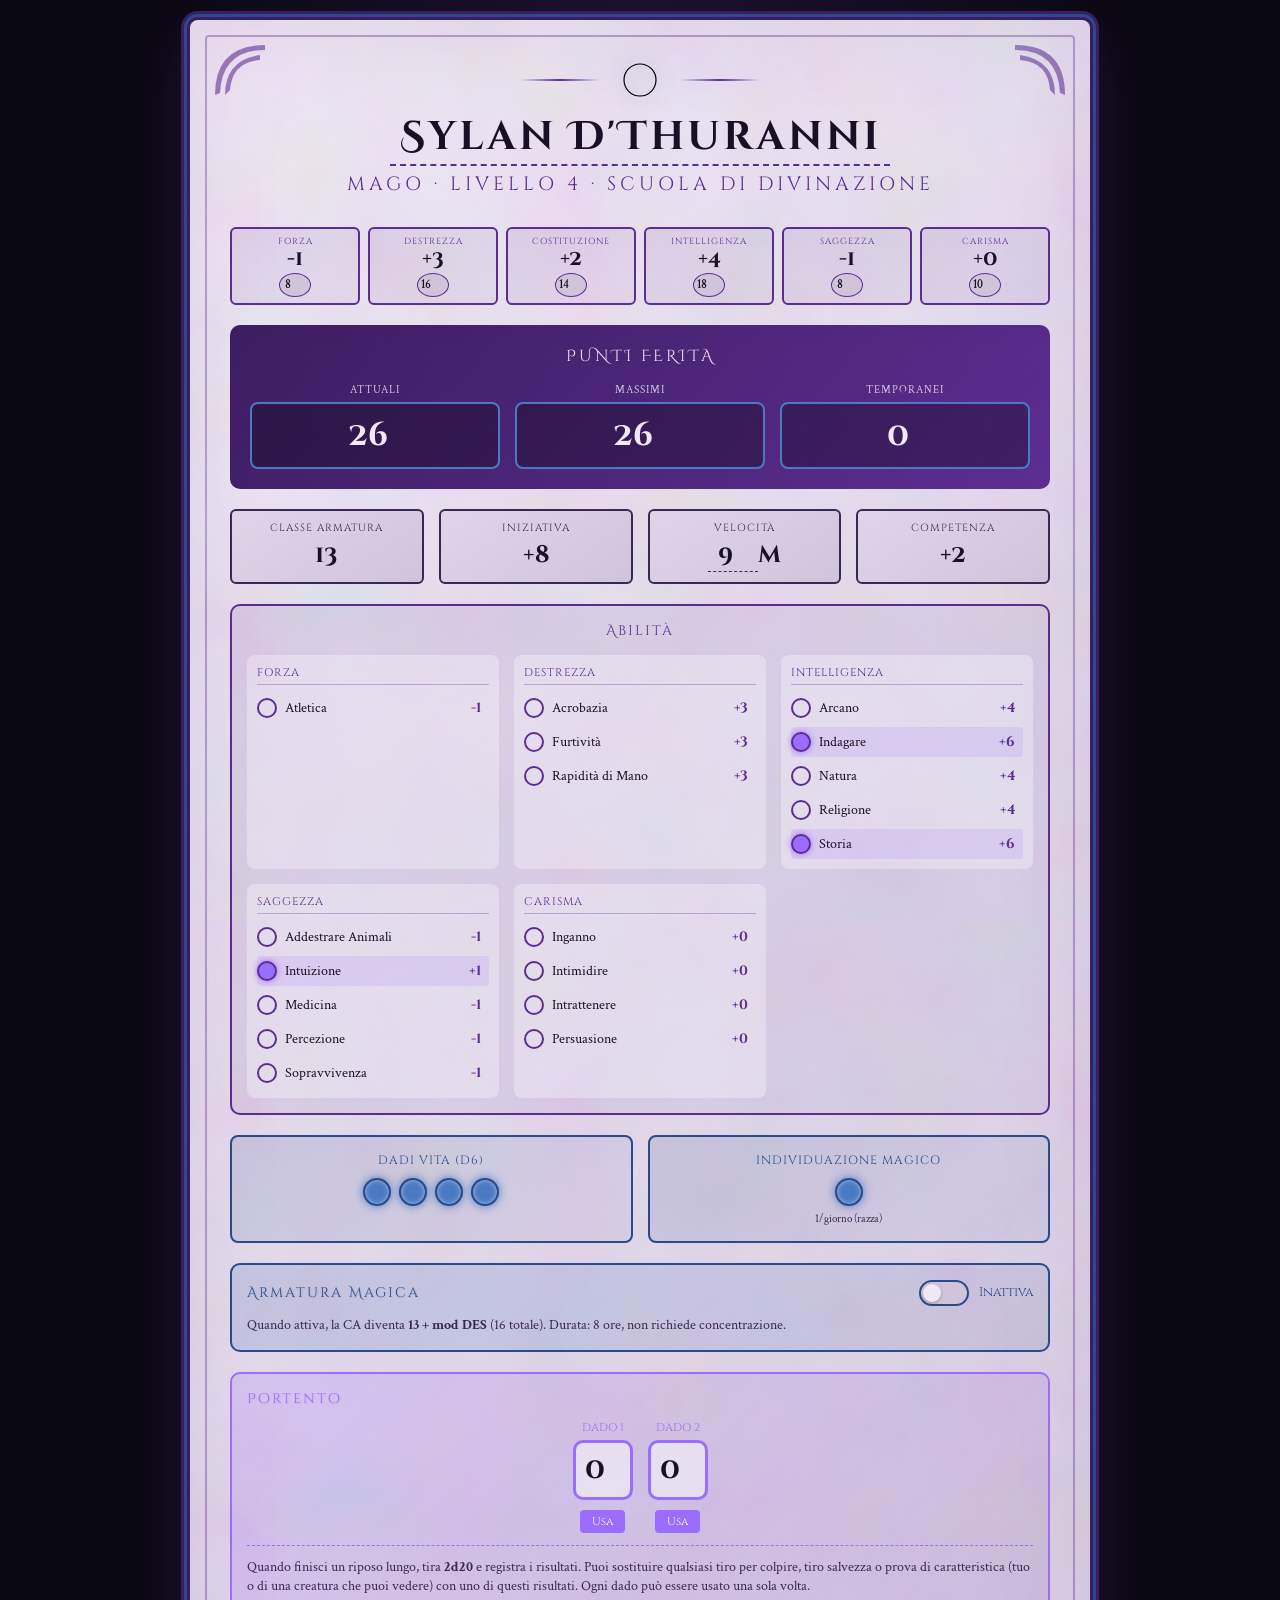
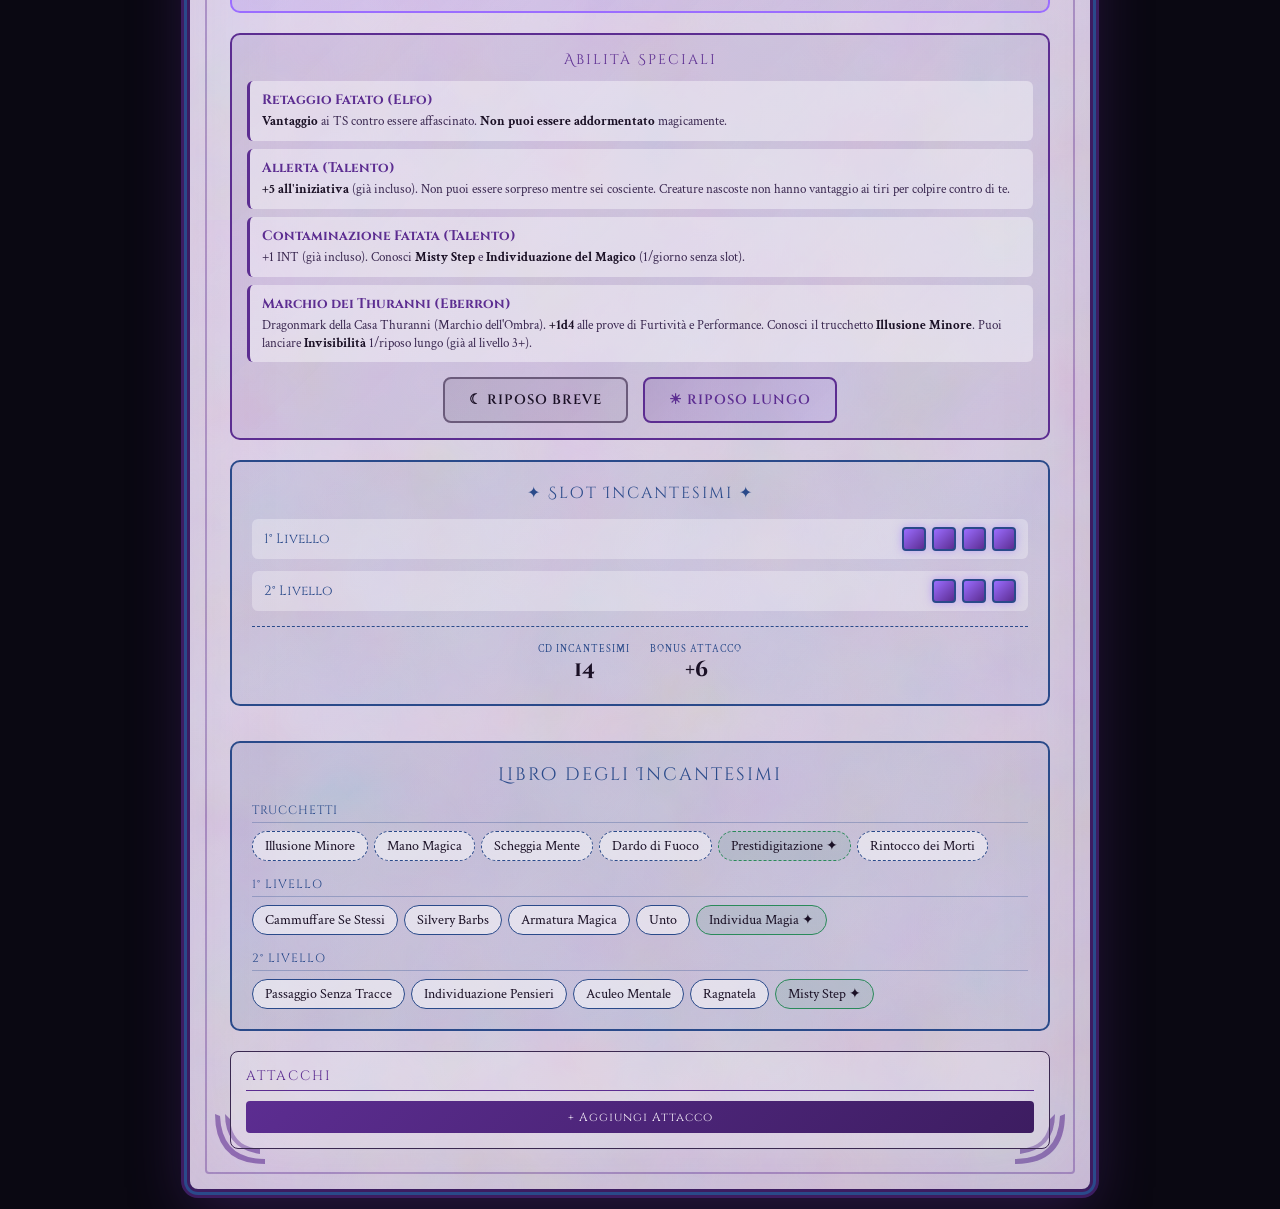
<file: sylan.html>
<!DOCTYPE html>
<html lang="it">
<head>
    <meta charset="UTF-8">
    <meta name="viewport" content="width=device-width, initial-scale=1.0">
    <title>Scheda Mago - Sylan D'Thuranni - D&D 5e 2024</title>
    <link href="https://fonts.googleapis.com/css2?family=Cinzel+Decorative:wght@400;700;900&family=Cinzel:wght@400;600;700&family=Crimson+Text:ital,wght@0,400;0,600;0,700;1,400&display=swap" rel="stylesheet">
    <style>
        :root {
            --parchment-light: #f0e8f5;
            --parchment-mid: #e0d4ea;
            --parchment-dark: #d0c4da;
            --ink-brown: #1a1025;
            --ink-light: #3a2850;
            --arcane-purple: #5c2d91;
            --arcane-purple-dark: #3d1d61;
            --arcane-blue: #2a4a8a;
            --arcane-blue-light: #4a7ac2;
            --gold: #b8860b;
            --gold-light: #daa520;
            --slot-empty: #6b5b7b;
            --slot-filled: #9b6dff;
        }

        * {
            margin: 0;
            padding: 0;
            box-sizing: border-box;
        }

        body {
            font-family: 'Crimson Text', Georgia, serif;
            background: #0a0812;
            min-height: 100vh;
            display: flex;
            justify-content: center;
            padding: 20px;
            background-image:
                radial-gradient(ellipse at top, #1a1028 0%, #0a0812 50%),
                url("data:image/svg+xml,%3Csvg viewBox='0 0 200 200' xmlns='http://www.w3.org/2000/svg'%3E%3Cfilter id='noise'%3E%3CfeTurbulence type='fractalNoise' baseFrequency='0.9' numOctaves='4' stitchTiles='stitch'/%3E%3C/filter%3E%3Crect width='100%' height='100%' filter='url(%23noise)' opacity='0.08'/%3E%3C/svg%3E");
        }

        .character-sheet {
            width: 100%;
            max-width: 900px;
            background:
                linear-gradient(135deg, var(--parchment-light) 0%, var(--parchment-mid) 50%, var(--parchment-dark) 100%);
            border-radius: 8px;
            padding: 40px;
            position: relative;
            box-shadow:
                0 0 0 3px var(--arcane-purple-dark),
                0 0 0 6px var(--arcane-blue),
                0 0 0 9px var(--arcane-purple-dark),
                0 20px 60px rgba(92,45,145,0.4),
                inset 0 0 100px rgba(92,45,145,0.1);
        }

        .character-sheet::before {
            content: '';
            position: absolute;
            inset: 15px;
            border: 2px solid var(--arcane-purple);
            border-radius: 4px;
            pointer-events: none;
            opacity: 0.4;
        }

        .character-sheet::after {
            content: '';
            position: absolute;
            inset: 0;
            background: url("data:image/svg+xml,%3Csvg viewBox='0 0 200 200' xmlns='http://www.w3.org/2000/svg'%3E%3Cfilter id='paper'%3E%3CfeTurbulence type='fractalNoise' baseFrequency='0.04' numOctaves='5' stitchTiles='stitch'/%3E%3C/filter%3E%3Crect width='100%' height='100%' filter='url(%23paper)' opacity='0.15'/%3E%3C/svg%3E");
            pointer-events: none;
            border-radius: 8px;
        }

        /* Corner Flourishes */
        .corner {
            position: absolute;
            width: 60px;
            height: 60px;
            opacity: 0.6;
        }
        .corner svg { width: 100%; height: 100%; fill: var(--arcane-purple); }
        .corner-tl { top: 20px; left: 20px; }
        .corner-tr { top: 20px; right: 20px; transform: scaleX(-1); }
        .corner-bl { bottom: 20px; left: 20px; transform: scaleY(-1); }
        .corner-br { bottom: 20px; right: 20px; transform: scale(-1); }

        /* Header */
        .header {
            text-align: center;
            margin-bottom: 30px;
            position: relative;
            z-index: 1;
        }

        .header-decoration {
            display: flex;
            align-items: center;
            justify-content: center;
            gap: 20px;
            margin-bottom: 10px;
        }

        .header-line {
            height: 2px;
            width: 80px;
            background: linear-gradient(90deg, transparent, var(--arcane-purple), transparent);
        }

        .arcane-symbol {
            width: 40px;
            height: 40px;
            fill: var(--arcane-blue-light);
            filter: drop-shadow(0 0 8px rgba(74,122,194,0.5));
        }

        .character-name {
            font-family: 'Cinzel Decorative', serif;
            font-size: 2.5rem;
            font-weight: 700;
            color: var(--ink-brown);
            text-shadow: 2px 2px 4px rgba(0,0,0,0.1);
            letter-spacing: 3px;
            margin-bottom: 5px;
        }

        .character-name input {
            font-family: inherit;
            font-size: inherit;
            font-weight: inherit;
            color: inherit;
            background: transparent;
            border: none;
            border-bottom: 2px dashed var(--arcane-purple);
            text-align: center;
            width: 100%;
            max-width: 500px;
            outline: none;
            letter-spacing: inherit;
        }

        .character-name input::placeholder {
            color: var(--ink-light);
            opacity: 0.5;
        }

        .class-level {
            font-family: 'Cinzel', serif;
            font-size: 1.2rem;
            color: var(--arcane-purple);
            letter-spacing: 4px;
            text-transform: uppercase;
        }

        /* Main Grid */
        .main-grid {
            display: flex;
            flex-direction: column;
            gap: 20px;
            position: relative;
            z-index: 1;
        }

        /* Stats Row */
        .stats-column {
            display: grid;
            grid-template-columns: repeat(6, 1fr);
            gap: 8px;
        }

        @media (max-width: 600px) {
            .stats-column {
                grid-template-columns: repeat(3, 1fr);
            }
        }

        .stat-block {
            background: linear-gradient(145deg, rgba(92,45,145,0.1), rgba(92,45,145,0.05));
            border: 2px solid var(--arcane-purple);
            border-radius: 6px;
            padding: 6px 4px;
            text-align: center;
            position: relative;
            transition: all 0.3s ease;
        }

        .stat-block:hover {
            transform: translateY(-1px);
            box-shadow: 0 2px 8px rgba(92,45,145,0.2);
        }

        .stat-name {
            font-family: 'Cinzel', serif;
            font-size: 0.55rem;
            letter-spacing: 1px;
            color: var(--arcane-purple);
            text-transform: uppercase;
            margin-bottom: 2px;
        }

        .stat-modifier {
            font-family: 'Cinzel Decorative', serif;
            font-size: 1.3rem;
            font-weight: 700;
            color: var(--ink-brown);
            line-height: 1;
        }

        .stat-score {
            display: flex;
            align-items: center;
            justify-content: center;
            margin-top: 3px;
        }

        .stat-score input {
            width: 32px;
            height: 24px;
            background: var(--parchment-dark);
            border: 1px solid var(--arcane-purple);
            border-radius: 50%;
            text-align: center;
            font-family: 'Crimson Text', serif;
            font-size: 0.75rem;
            font-weight: 600;
            color: var(--ink-brown);
            outline: none;
        }

        .stat-score input:focus {
            box-shadow: 0 0 0 2px var(--arcane-blue-light);
        }

        /* Combat Column */
        .combat-column {
            display: flex;
            flex-direction: column;
            gap: 20px;
        }

        /* Combat Stats Row */
        .combat-stats-row {
            display: grid;
            grid-template-columns: repeat(auto-fit, minmax(100px, 1fr));
            gap: 15px;
        }

        .combat-stat {
            background: linear-gradient(145deg, var(--parchment-mid), var(--parchment-dark));
            border: 2px solid var(--ink-light);
            border-radius: 6px;
            padding: 10px;
            text-align: center;
        }

        .combat-stat-label {
            font-family: 'Cinzel', serif;
            font-size: 0.65rem;
            letter-spacing: 1px;
            color: var(--ink-light);
            text-transform: uppercase;
            margin-bottom: 4px;
        }

        .combat-stat-value {
            font-family: 'Cinzel Decorative', serif;
            font-size: 1.5rem;
            font-weight: 700;
            color: var(--ink-brown);
        }

        .combat-stat-value input {
            font-family: inherit;
            font-size: inherit;
            font-weight: inherit;
            color: inherit;
            background: transparent;
            border: none;
            border-bottom: 1px dashed var(--ink-light);
            width: 50px;
            text-align: center;
            outline: none;
        }

        /* HP Section */
        .hp-section {
            background: linear-gradient(135deg, var(--arcane-purple-dark) 0%, var(--arcane-purple) 100%);
            border-radius: 10px;
            padding: 20px;
            color: var(--parchment-light);
            position: relative;
            overflow: hidden;
        }

        .hp-section::before {
            content: '';
            position: absolute;
            inset: 0;
            background: url("data:image/svg+xml,%3Csvg viewBox='0 0 100 100' xmlns='http://www.w3.org/2000/svg'%3E%3Cpath d='M50 10 L60 40 L90 40 L65 60 L75 90 L50 70 L25 90 L35 60 L10 40 L40 40 Z' fill='%234a7ac2' opacity='0.05'/%3E%3C/svg%3E");
            background-size: 60px;
            opacity: 0.3;
        }

        .hp-title {
            font-family: 'Cinzel Decorative', serif;
            font-size: 1rem;
            letter-spacing: 3px;
            text-align: center;
            margin-bottom: 15px;
            position: relative;
        }

        .hp-grid {
            display: grid;
            grid-template-columns: repeat(3, 1fr);
            gap: 15px;
            position: relative;
        }

        .hp-box {
            text-align: center;
        }

        .hp-box-label {
            font-size: 0.7rem;
            letter-spacing: 1px;
            opacity: 0.8;
            margin-bottom: 5px;
            text-transform: uppercase;
        }

        .hp-box-value {
            background: rgba(0,0,0,0.3);
            border: 2px solid var(--arcane-blue-light);
            border-radius: 8px;
            padding: 10px;
        }

        .hp-box-value input {
            font-family: 'Cinzel Decorative', serif;
            font-size: 2rem;
            font-weight: 700;
            color: var(--parchment-light);
            background: transparent;
            border: none;
            width: 100%;
            text-align: center;
            outline: none;
        }

        .hp-box-value input::placeholder {
            color: rgba(245,230,200,0.3);
        }

        /* Resources Section */
        .resources-section {
            display: grid;
            grid-template-columns: 1fr 1fr;
            gap: 15px;
        }

        .resource-box {
            background: linear-gradient(145deg, rgba(42,74,138,0.15), rgba(42,74,138,0.05));
            border: 2px solid var(--arcane-blue);
            border-radius: 8px;
            padding: 15px;
            text-align: center;
        }

        .resource-title {
            font-family: 'Cinzel', serif;
            font-size: 0.75rem;
            letter-spacing: 1px;
            color: var(--arcane-blue);
            text-transform: uppercase;
            margin-bottom: 10px;
        }

        .resource-pips {
            display: flex;
            justify-content: center;
            gap: 8px;
            flex-wrap: wrap;
        }

        .pip {
            width: 28px;
            height: 28px;
            border: 2px solid var(--arcane-blue);
            border-radius: 50%;
            cursor: pointer;
            transition: all 0.2s ease;
            background: var(--parchment-light);
            position: relative;
        }

        .pip.filled {
            background: var(--arcane-blue-light);
            box-shadow: 0 0 10px var(--arcane-blue-light), inset 0 0 5px rgba(255,255,255,0.5);
        }

        .pip:hover {
            transform: scale(1.1);
        }

        /* Mage Armor Toggle */
        .mage-armor-section {
            background: linear-gradient(135deg, rgba(74,122,194,0.2), rgba(42,74,138,0.1));
            border: 2px solid var(--arcane-blue);
            border-radius: 10px;
            padding: 15px;
        }

        .ma-header {
            display: flex;
            justify-content: space-between;
            align-items: center;
            flex-wrap: wrap;
            gap: 10px;
        }

        .ma-title {
            font-family: 'Cinzel Decorative', serif;
            font-size: 0.9rem;
            letter-spacing: 2px;
            color: var(--arcane-blue);
            text-shadow: 1px 1px 2px rgba(0,0,0,0.1);
        }

        .ma-toggle {
            display: flex;
            align-items: center;
            gap: 10px;
        }

        .toggle-switch {
            position: relative;
            width: 50px;
            height: 26px;
            background: var(--parchment-dark);
            border: 2px solid var(--arcane-blue);
            border-radius: 13px;
            cursor: pointer;
            transition: all 0.3s ease;
        }

        .toggle-switch.active {
            background: var(--arcane-blue-light);
        }

        .toggle-switch::after {
            content: '';
            position: absolute;
            top: 2px;
            left: 2px;
            width: 18px;
            height: 18px;
            background: var(--parchment-light);
            border-radius: 50%;
            transition: all 0.3s ease;
            box-shadow: 0 2px 4px rgba(0,0,0,0.2);
        }

        .toggle-switch.active::after {
            left: 26px;
        }

        .ma-label {
            font-family: 'Cinzel', serif;
            font-size: 0.8rem;
            color: var(--arcane-blue);
        }

        .ma-desc {
            margin-top: 10px;
            font-size: 0.85rem;
            color: var(--ink-light);
            line-height: 1.4;
        }

        /* Portent Section */
        .portent-section {
            background: linear-gradient(135deg, rgba(155,109,255,0.2), rgba(92,45,145,0.1));
            border: 2px solid var(--slot-filled);
            border-radius: 10px;
            padding: 15px;
        }

        .portent-header {
            display: flex;
            justify-content: space-between;
            align-items: center;
            margin-bottom: 12px;
            flex-wrap: wrap;
            gap: 10px;
        }

        .portent-title {
            font-family: 'Cinzel Decorative', serif;
            font-size: 0.9rem;
            letter-spacing: 2px;
            color: var(--slot-filled);
            text-shadow: 1px 1px 2px rgba(0,0,0,0.1);
        }

        .portent-dice {
            display: flex;
            gap: 15px;
            justify-content: center;
            flex-wrap: wrap;
        }

        .portent-die {
            display: flex;
            flex-direction: column;
            align-items: center;
            gap: 5px;
        }

        .portent-die-label {
            font-family: 'Cinzel', serif;
            font-size: 0.7rem;
            color: var(--slot-filled);
            text-transform: uppercase;
        }

        .portent-die-input {
            width: 60px;
            height: 60px;
            background: rgba(255,255,255,0.5);
            border: 3px solid var(--slot-filled);
            border-radius: 10px;
            text-align: center;
            font-family: 'Cinzel Decorative', serif;
            font-size: 1.8rem;
            font-weight: 700;
            color: var(--ink-brown);
            outline: none;
            transition: all 0.2s ease;
        }

        .portent-die-input:focus {
            box-shadow: 0 0 10px var(--slot-filled);
        }

        .portent-die-input.used {
            opacity: 0.4;
            text-decoration: line-through;
            background: rgba(0,0,0,0.1);
        }

        .portent-use-btn {
            margin-top: 5px;
            padding: 4px 12px;
            background: var(--slot-filled);
            border: none;
            border-radius: 4px;
            color: white;
            font-family: 'Cinzel', serif;
            font-size: 0.7rem;
            cursor: pointer;
            transition: all 0.2s ease;
        }

        .portent-use-btn:hover {
            transform: translateY(-1px);
            box-shadow: 0 2px 8px rgba(155,109,255,0.4);
        }

        .portent-use-btn.used {
            background: var(--slot-empty);
        }

        .portent-desc {
            margin-top: 12px;
            font-size: 0.85rem;
            color: var(--ink-light);
            line-height: 1.4;
            padding-top: 12px;
            border-top: 1px dashed var(--slot-filled);
        }

        /* Detect Magic Daily */
        .daily-resource-section {
            background: linear-gradient(135deg, rgba(42,74,138,0.15), rgba(42,74,138,0.08));
            border: 2px solid var(--arcane-blue);
            border-radius: 10px;
            padding: 15px;
        }

        .daily-header {
            display: flex;
            justify-content: space-between;
            align-items: center;
            flex-wrap: wrap;
            gap: 10px;
        }

        .daily-title {
            font-family: 'Cinzel', serif;
            font-size: 0.85rem;
            letter-spacing: 1px;
            color: var(--arcane-blue);
        }

        .daily-pip {
            width: 32px;
            height: 32px;
            border: 2px solid var(--arcane-blue);
            border-radius: 50%;
            cursor: pointer;
            transition: all 0.2s ease;
            background: var(--parchment-light);
            display: flex;
            align-items: center;
            justify-content: center;
            font-size: 1.2rem;
        }

        .daily-pip.filled {
            background: var(--arcane-blue-light);
            box-shadow: 0 0 10px var(--arcane-blue-light);
        }

        .daily-pip:hover {
            transform: scale(1.1);
        }

        .daily-desc {
            margin-top: 10px;
            font-size: 0.8rem;
            color: var(--ink-light);
            font-style: italic;
        }

        /* Special Abilities Section */
        .abilities-section {
            background: linear-gradient(135deg, rgba(92,45,145,0.12), rgba(42,74,138,0.06));
            border: 2px solid var(--arcane-purple);
            border-radius: 10px;
            padding: 15px;
        }

        .abilities-title {
            font-family: 'Cinzel Decorative', serif;
            font-size: 0.9rem;
            letter-spacing: 2px;
            color: var(--arcane-purple);
            text-align: center;
            margin-bottom: 12px;
        }

        .ability-item {
            background: rgba(255,255,255,0.4);
            border-radius: 6px;
            padding: 10px 12px;
            margin-bottom: 8px;
            border-left: 3px solid var(--arcane-purple);
        }

        .ability-item:last-child {
            margin-bottom: 0;
        }

        .ability-name {
            font-family: 'Cinzel', serif;
            font-size: 0.85rem;
            font-weight: 700;
            color: var(--arcane-purple);
            margin-bottom: 4px;
        }

        .ability-desc {
            font-size: 0.8rem;
            color: var(--ink-light);
            line-height: 1.4;
        }

        .ability-desc strong {
            color: var(--ink-brown);
        }

        /* Rest Buttons */
        .rest-buttons {
            display: flex;
            gap: 15px;
            justify-content: center;
            margin-top: 15px;
        }

        .rest-btn {
            font-family: 'Cinzel', serif;
            font-size: 0.85rem;
            font-weight: 600;
            padding: 12px 24px;
            border: 2px solid;
            border-radius: 8px;
            cursor: pointer;
            transition: all 0.3s ease;
            text-transform: uppercase;
            letter-spacing: 1px;
        }

        .rest-btn-short {
            background: linear-gradient(135deg, rgba(107,91,123,0.2), rgba(107,91,123,0.1));
            border-color: var(--slot-empty);
            color: var(--ink-brown);
        }

        .rest-btn-short:hover {
            background: linear-gradient(135deg, rgba(107,91,123,0.4), rgba(107,91,123,0.2));
            transform: translateY(-2px);
            box-shadow: 0 4px 12px rgba(107,91,123,0.3);
        }

        .rest-btn-long {
            background: linear-gradient(135deg, rgba(92,45,145,0.2), rgba(155,109,255,0.1));
            border-color: var(--arcane-purple);
            color: var(--arcane-purple);
        }

        .rest-btn-long:hover {
            background: linear-gradient(135deg, rgba(92,45,145,0.4), rgba(155,109,255,0.2));
            transform: translateY(-2px);
            box-shadow: 0 4px 12px rgba(92,45,145,0.3);
        }

        .rest-btn:active {
            transform: translateY(0);
        }

        .rest-btn.resting {
            animation: restPulse 0.6s ease;
        }

        @keyframes restPulse {
            0% { transform: scale(1); }
            50% { transform: scale(1.05); }
            100% { transform: scale(1); }
        }

        /* Spell Slots */
        .spell-slots-section {
            background: linear-gradient(135deg, rgba(42,74,138,0.1), rgba(74,122,194,0.05));
            border: 2px solid var(--arcane-blue);
            border-radius: 10px;
            padding: 20px;
        }

        .spell-slots-title {
            font-family: 'Cinzel Decorative', serif;
            font-size: 1rem;
            letter-spacing: 2px;
            color: var(--arcane-blue);
            text-align: center;
            margin-bottom: 15px;
        }

        .spell-level-row {
            display: flex;
            align-items: center;
            justify-content: space-between;
            margin-bottom: 12px;
            padding: 8px 12px;
            background: rgba(255,255,255,0.3);
            border-radius: 6px;
        }

        .spell-level-label {
            font-family: 'Cinzel', serif;
            font-size: 0.85rem;
            color: var(--arcane-blue);
            min-width: 80px;
        }

        .spell-slots-pips {
            display: flex;
            gap: 6px;
        }

        .spell-pip {
            width: 24px;
            height: 24px;
            border: 2px solid var(--arcane-blue);
            border-radius: 4px;
            cursor: pointer;
            background: var(--parchment-light);
            transition: all 0.2s ease;
        }

        .spell-pip.filled {
            background: linear-gradient(135deg, var(--slot-filled), var(--arcane-purple));
            box-shadow: 0 0 8px rgba(155,109,255,0.5);
        }

        .spell-pip:hover {
            transform: scale(1.1);
        }

        /* Spellcasting Stats */
        .spellcasting-stats {
            display: flex;
            justify-content: center;
            gap: 20px;
            margin-top: 15px;
            padding-top: 15px;
            border-top: 1px dashed var(--arcane-blue);
        }

        .spell-stat {
            text-align: center;
        }

        .spell-stat-label {
            font-size: 0.65rem;
            color: var(--arcane-blue);
            text-transform: uppercase;
            letter-spacing: 1px;
        }

        .spell-stat-value {
            font-family: 'Cinzel Decorative', serif;
            font-size: 1.3rem;
            font-weight: 700;
            color: var(--ink-brown);
        }

        /* Spellbook Section */
        .spellbook-section {
            background: linear-gradient(135deg, rgba(42,74,138,0.12), rgba(74,122,194,0.06));
            border: 2px solid var(--arcane-blue);
            border-radius: 10px;
            padding: 20px;
            margin-top: 15px;
        }

        .spellbook-title {
            font-family: 'Cinzel Decorative', serif;
            font-size: 1.1rem;
            letter-spacing: 2px;
            color: var(--arcane-blue);
            text-align: center;
            margin-bottom: 15px;
        }

        .spell-category {
            margin-bottom: 15px;
        }

        .spell-category:last-child {
            margin-bottom: 0;
        }

        .spell-category-title {
            font-family: 'Cinzel', serif;
            font-size: 0.75rem;
            letter-spacing: 1px;
            color: var(--arcane-blue);
            text-transform: uppercase;
            margin-bottom: 8px;
            padding-bottom: 4px;
            border-bottom: 1px solid rgba(42,74,138,0.3);
        }

        .spell-category-title.racial {
            color: #2a8a5a;
            border-bottom-color: rgba(42,138,90,0.3);
        }

        .spells-grid {
            display: flex;
            flex-wrap: wrap;
            gap: 6px;
        }

        .spell-chip {
            background: rgba(255,255,255,0.5);
            border: 1px solid var(--arcane-blue);
            border-radius: 15px;
            padding: 5px 12px;
            font-family: 'Crimson Text', serif;
            font-size: 0.85rem;
            color: var(--ink-brown);
            cursor: pointer;
            transition: all 0.2s ease;
        }

        .spell-chip:hover {
            background: var(--arcane-blue);
            color: var(--parchment-light);
            transform: translateY(-1px);
        }

        .spell-chip.racial {
            border-color: #2a8a5a;
            background: rgba(42,138,90,0.1);
        }

        .spell-chip.racial:hover {
            background: #2a8a5a;
        }

        .spell-chip.cantrip {
            border-style: dashed;
        }

        /* Attacks Section */
        .list-box {
            background: rgba(255,255,255,0.2);
            border: 1px solid var(--ink-light);
            border-radius: 8px;
            padding: 15px;
        }

        .list-title {
            font-family: 'Cinzel', serif;
            font-size: 0.85rem;
            letter-spacing: 2px;
            color: var(--arcane-purple);
            text-transform: uppercase;
            margin-bottom: 10px;
            padding-bottom: 5px;
            border-bottom: 1px solid var(--arcane-purple);
        }

        .attack-item {
            display: grid;
            grid-template-columns: 2fr 1fr 1fr auto;
            gap: 10px;
            margin-bottom: 8px;
            padding: 10px;
            background: rgba(92,45,145,0.08);
            border-radius: 6px;
            border: 1px solid var(--arcane-purple);
        }

        .attack-item input {
            background: rgba(255,255,255,0.5);
            border: 1px solid var(--ink-light);
            border-radius: 4px;
            padding: 6px 10px;
            font-family: 'Crimson Text', serif;
            font-size: 0.85rem;
            color: var(--ink-brown);
            outline: none;
        }

        .attack-item input:focus {
            border-color: var(--arcane-purple);
        }

        .attack-item input::placeholder {
            color: var(--ink-light);
            opacity: 0.6;
        }

        .remove-btn {
            background: none;
            border: none;
            color: var(--arcane-purple);
            cursor: pointer;
            font-size: 1.2rem;
            line-height: 1;
            opacity: 0.5;
            transition: opacity 0.2s;
        }

        .remove-btn:hover {
            opacity: 1;
        }

        .add-btn {
            display: block;
            width: 100%;
            padding: 8px;
            margin-top: 10px;
            background: linear-gradient(135deg, var(--arcane-purple), var(--arcane-purple-dark));
            border: none;
            border-radius: 4px;
            color: var(--parchment-light);
            font-family: 'Cinzel', serif;
            font-size: 0.75rem;
            letter-spacing: 1px;
            cursor: pointer;
            transition: all 0.2s ease;
        }

        .add-btn:hover {
            transform: translateY(-1px);
            box-shadow: 0 4px 12px rgba(92,45,145,0.3);
        }

        /* Spell Modal */
        .spell-modal-overlay {
            display: none;
            position: fixed;
            inset: 0;
            background: rgba(0,0,0,0.7);
            z-index: 1000;
            justify-content: center;
            align-items: center;
            padding: 20px;
            backdrop-filter: blur(3px);
        }

        .spell-modal-overlay.active {
            display: flex;
        }

        .spell-modal {
            background: linear-gradient(135deg, var(--parchment-light) 0%, var(--parchment-mid) 100%);
            border-radius: 12px;
            max-width: 500px;
            width: 100%;
            max-height: 80vh;
            overflow-y: auto;
            box-shadow:
                0 0 0 3px var(--arcane-blue),
                0 0 0 6px var(--arcane-purple),
                0 25px 50px rgba(0,0,0,0.5);
            position: relative;
            animation: modalSlideIn 0.3s ease;
        }

        @keyframes modalSlideIn {
            from {
                opacity: 0;
                transform: translateY(-20px) scale(0.95);
            }
            to {
                opacity: 1;
                transform: translateY(0) scale(1);
            }
        }

        .spell-modal-header {
            background: linear-gradient(135deg, var(--arcane-blue), #2a5a8a);
            color: var(--parchment-light);
            padding: 20px;
            border-radius: 12px 12px 0 0;
            position: relative;
        }

        .spell-modal-header.racial {
            background: linear-gradient(135deg, #2a8a5a, #35a06a);
        }

        .spell-modal-close {
            position: absolute;
            top: 15px;
            right: 15px;
            background: none;
            border: none;
            color: var(--parchment-light);
            font-size: 1.5rem;
            cursor: pointer;
            opacity: 0.7;
            transition: opacity 0.2s;
            line-height: 1;
        }

        .spell-modal-close:hover {
            opacity: 1;
        }

        .spell-modal-name {
            font-family: 'Cinzel Decorative', serif;
            font-size: 1.4rem;
            margin-bottom: 5px;
        }

        .spell-modal-meta {
            font-family: 'Crimson Text', serif;
            font-size: 0.9rem;
            opacity: 0.9;
            font-style: italic;
        }

        .spell-modal-body {
            padding: 20px;
        }

        .spell-stat-row {
            display: grid;
            grid-template-columns: repeat(2, 1fr);
            gap: 10px;
            margin-bottom: 15px;
        }

        .spell-stat-item {
            background: rgba(42,74,138,0.08);
            border-radius: 6px;
            padding: 8px 12px;
        }

        .spell-stat-item .spell-stat-label {
            font-family: 'Cinzel', serif;
            font-size: 0.65rem;
            letter-spacing: 1px;
            color: var(--arcane-blue);
            text-transform: uppercase;
        }

        .spell-stat-item .spell-stat-value {
            font-family: 'Crimson Text', serif;
            font-size: 0.95rem;
            color: var(--ink-brown);
            font-weight: 600;
        }

        .spell-description {
            font-family: 'Crimson Text', serif;
            font-size: 0.95rem;
            line-height: 1.6;
            color: var(--ink-brown);
        }

        .spell-description p {
            margin-bottom: 10px;
        }

        .spell-description p:last-child {
            margin-bottom: 0;
        }

        .spell-description strong {
            color: var(--arcane-purple);
        }

        .spell-higher-level {
            margin-top: 15px;
            padding-top: 15px;
            border-top: 1px dashed var(--arcane-blue);
        }

        .spell-higher-level-title {
            font-family: 'Cinzel', serif;
            font-size: 0.75rem;
            letter-spacing: 1px;
            color: var(--arcane-blue);
            text-transform: uppercase;
            margin-bottom: 5px;
        }

        /* Dice Rolling Section */
        .dice-section {
            margin-top: 20px;
            padding-top: 15px;
            border-top: 2px solid var(--arcane-purple);
        }

        .dice-buttons {
            display: flex;
            gap: 10px;
            flex-wrap: wrap;
        }

        .dice-btn {
            flex: 1;
            min-width: 120px;
            padding: 12px 16px;
            border: none;
            border-radius: 8px;
            font-family: 'Cinzel', serif;
            font-size: 0.85rem;
            font-weight: 600;
            cursor: pointer;
            transition: all 0.2s ease;
            display: flex;
            align-items: center;
            justify-content: center;
            gap: 8px;
        }

        .dice-btn-attack {
            background: linear-gradient(135deg, var(--arcane-blue), #2a5a8a);
            color: var(--parchment-light);
        }

        .dice-btn-attack:hover {
            transform: translateY(-2px);
            box-shadow: 0 4px 15px rgba(42,74,138,0.4);
        }

        .dice-btn-damage {
            background: linear-gradient(135deg, var(--arcane-purple), #8a2a75);
            color: var(--parchment-light);
        }

        .dice-btn-damage:hover {
            transform: translateY(-2px);
            box-shadow: 0 4px 15px rgba(92,45,145,0.4);
        }

        .dice-btn-heal {
            background: linear-gradient(135deg, #2a8a5a, #35a06a);
            color: var(--parchment-light);
        }

        .dice-btn-heal:hover {
            transform: translateY(-2px);
            box-shadow: 0 4px 15px rgba(42,138,90,0.4);
        }

        .dice-btn-save {
            background: linear-gradient(135deg, #8a6a2a, #a07a35);
            color: var(--parchment-light);
        }

        .dice-btn .dice-icon {
            font-size: 1.1rem;
        }

        /* Dice Result Display */
        .dice-result {
            margin-top: 15px;
            padding: 15px;
            background: linear-gradient(135deg, #0a0812, #1a1028);
            border-radius: 10px;
            text-align: center;
            display: none;
            animation: resultSlideIn 0.3s ease;
        }

        .dice-result.show {
            display: block;
        }

        @keyframes resultSlideIn {
            from {
                opacity: 0;
                transform: translateY(-10px);
            }
            to {
                opacity: 1;
                transform: translateY(0);
            }
        }

        .dice-result-label {
            font-family: 'Cinzel', serif;
            font-size: 0.7rem;
            letter-spacing: 2px;
            color: var(--arcane-blue-light);
            text-transform: uppercase;
            margin-bottom: 8px;
        }

        .dice-result-total {
            font-family: 'Cinzel Decorative', serif;
            font-size: 2.5rem;
            font-weight: 700;
            color: var(--parchment-light);
            text-shadow: 0 0 20px rgba(155,109,255,0.5);
            animation: pulseGlow 0.5s ease;
        }

        .dice-result-total.crit {
            color: var(--slot-filled);
            text-shadow: 0 0 30px rgba(155,109,255,0.8);
        }

        .dice-result-total.critfail {
            color: #ff6b6b;
            text-shadow: 0 0 30px rgba(255,107,107,0.8);
        }

        @keyframes pulseGlow {
            0% { transform: scale(0.8); opacity: 0; }
            50% { transform: scale(1.1); }
            100% { transform: scale(1); opacity: 1; }
        }

        .dice-result-breakdown {
            font-family: 'Crimson Text', serif;
            font-size: 0.9rem;
            color: rgba(245,230,200,0.7);
            margin-top: 8px;
        }

        .dice-result-breakdown .die {
            display: inline-block;
            background: rgba(255,255,255,0.1);
            padding: 2px 8px;
            border-radius: 4px;
            margin: 2px;
        }

        .dice-result-breakdown .die.max {
            background: rgba(155,109,255,0.3);
            color: var(--slot-filled);
        }

        .dice-result-breakdown .die.min {
            background: rgba(255,107,107,0.2);
            color: #ff6b6b;
        }

        .dice-result-type {
            font-family: 'Cinzel', serif;
            font-size: 0.75rem;
            color: rgba(245,230,200,0.5);
            margin-top: 5px;
            text-transform: uppercase;
            letter-spacing: 1px;
        }

        /* Save indicator */
        .save-indicator {
            position: fixed;
            bottom: 20px;
            right: 20px;
            background: var(--arcane-purple);
            color: var(--parchment-light);
            padding: 10px 20px;
            border-radius: 20px;
            font-family: 'Cinzel', serif;
            font-size: 0.8rem;
            letter-spacing: 1px;
            opacity: 0;
            transform: translateY(20px);
            transition: all 0.3s ease;
            z-index: 100;
        }

        .save-indicator.show {
            opacity: 1;
            transform: translateY(0);
        }

        /* Portent Modal */
        .portent-modal-overlay {
            display: none;
            position: fixed;
            inset: 0;
            background: rgba(0,0,0,0.8);
            z-index: 2000;
            justify-content: center;
            align-items: center;
            padding: 20px;
            backdrop-filter: blur(5px);
        }

        .portent-modal-overlay.active {
            display: flex;
        }

        .portent-modal {
            background: linear-gradient(135deg, var(--parchment-light) 0%, var(--parchment-mid) 100%);
            border-radius: 12px;
            padding: 30px;
            max-width: 400px;
            width: 100%;
            box-shadow:
                0 0 0 3px var(--slot-filled),
                0 0 0 6px var(--arcane-purple),
                0 25px 50px rgba(0,0,0,0.5);
            text-align: center;
        }

        .portent-modal h3 {
            font-family: 'Cinzel Decorative', serif;
            font-size: 1.3rem;
            color: var(--arcane-purple);
            margin-bottom: 10px;
        }

        .portent-modal p {
            font-size: 0.9rem;
            color: var(--ink-light);
            margin-bottom: 20px;
        }

        .portent-modal-dice {
            display: flex;
            gap: 20px;
            justify-content: center;
            margin-bottom: 20px;
        }

        .portent-modal-input {
            width: 70px;
            height: 70px;
            background: rgba(255,255,255,0.5);
            border: 3px solid var(--slot-filled);
            border-radius: 10px;
            text-align: center;
            font-family: 'Cinzel Decorative', serif;
            font-size: 2rem;
            font-weight: 700;
            color: var(--ink-brown);
            outline: none;
        }

        .portent-modal-input:focus {
            box-shadow: 0 0 15px var(--slot-filled);
        }

        .portent-modal-btn {
            padding: 12px 30px;
            background: linear-gradient(135deg, var(--slot-filled), var(--arcane-purple));
            border: none;
            border-radius: 8px;
            color: white;
            font-family: 'Cinzel', serif;
            font-size: 1rem;
            cursor: pointer;
            transition: all 0.2s ease;
        }

        .portent-modal-btn:hover {
            transform: translateY(-2px);
            box-shadow: 0 4px 15px rgba(155,109,255,0.4);
        }

        /* Skills Section */
        .skills-section {
            background: linear-gradient(135deg, rgba(92,45,145,0.1), rgba(42,74,138,0.05));
            border: 2px solid var(--arcane-purple);
            border-radius: 10px;
            padding: 15px;
        }

        .skills-title {
            font-family: 'Cinzel Decorative', serif;
            font-size: 0.9rem;
            letter-spacing: 2px;
            color: var(--arcane-purple);
            text-align: center;
            margin-bottom: 15px;
        }

        .skills-grid {
            display: grid;
            grid-template-columns: repeat(auto-fit, minmax(200px, 1fr));
            gap: 15px;
        }

        .skill-group {
            background: rgba(255,255,255,0.3);
            border-radius: 8px;
            padding: 10px;
        }

        .skill-group-title {
            font-family: 'Cinzel', serif;
            font-size: 0.7rem;
            letter-spacing: 1px;
            color: var(--arcane-purple);
            text-transform: uppercase;
            margin-bottom: 8px;
            padding-bottom: 4px;
            border-bottom: 1px solid rgba(92,45,145,0.3);
        }

        .skill-item {
            display: flex;
            align-items: center;
            gap: 8px;
            padding: 6px 8px;
            margin-bottom: 4px;
            border-radius: 4px;
            cursor: pointer;
            transition: all 0.2s ease;
        }

        .skill-item:last-child {
            margin-bottom: 0;
        }

        .skill-item:hover {
            background: rgba(92,45,145,0.15);
            transform: translateX(3px);
        }

        .skill-item.proficient {
            background: rgba(155,109,255,0.15);
        }

        .skill-item.proficient:hover {
            background: rgba(155,109,255,0.25);
        }

        .proficiency-dot {
            width: 16px;
            height: 16px;
            border: 2px solid var(--arcane-purple);
            border-radius: 50%;
            flex-shrink: 0;
            transition: all 0.2s ease;
            cursor: pointer;
            padding: 8px;
            margin: -8px;
            margin-right: 0;
            background-clip: content-box;
        }

        .proficiency-dot:hover {
            border-color: var(--slot-filled);
            transform: scale(1.2);
        }

        .skill-item.proficient .proficiency-dot {
            background: var(--slot-filled);
            box-shadow: 0 0 6px var(--slot-filled);
        }

        .skill-name {
            flex: 1;
            font-family: 'Crimson Text', serif;
            font-size: 0.85rem;
            color: var(--ink-brown);
        }

        .skill-bonus {
            font-family: 'Cinzel', serif;
            font-size: 0.85rem;
            font-weight: 700;
            color: var(--arcane-purple);
            min-width: 30px;
            text-align: right;
        }

        /* Skill Roll Toast */
        .skill-toast {
            position: fixed;
            top: 50%;
            left: 50%;
            transform: translate(-50%, -50%) scale(0.8);
            background: linear-gradient(135deg, var(--parchment-light), var(--parchment-mid));
            border: 3px solid var(--arcane-purple);
            border-radius: 12px;
            padding: 25px 40px;
            box-shadow: 0 10px 40px rgba(0,0,0,0.4), 0 0 30px rgba(155,109,255,0.3);
            z-index: 10000;
            text-align: center;
            opacity: 0;
            transition: all 0.3s ease;
            pointer-events: none;
        }

        .skill-toast.show {
            opacity: 1;
            transform: translate(-50%, -50%) scale(1);
        }

        .skill-toast-name {
            font-family: 'Cinzel', serif;
            font-size: 0.9rem;
            color: var(--arcane-purple);
            text-transform: uppercase;
            letter-spacing: 2px;
            margin-bottom: 10px;
        }

        .skill-toast-result {
            font-family: 'Cinzel Decorative', serif;
            font-size: 3rem;
            font-weight: 700;
            color: var(--ink-brown);
            line-height: 1;
        }

        .skill-toast-result.crit {
            color: #2a8a2a;
            text-shadow: 0 0 10px rgba(42,138,42,0.5);
        }

        .skill-toast-result.critfail {
            color: #8a2a2a;
            text-shadow: 0 0 10px rgba(138,42,42,0.5);
        }

        .skill-toast-breakdown {
            font-family: 'Crimson Text', serif;
            font-size: 1rem;
            color: var(--ink-light);
            margin-top: 8px;
        }

        .skill-toast-breakdown .die {
            display: inline-block;
            background: var(--parchment-dark);
            border: 1px solid var(--arcane-purple);
            border-radius: 4px;
            padding: 2px 8px;
            margin: 0 3px;
            font-weight: 600;
        }

        .skill-toast-breakdown .die.max {
            background: rgba(42,138,42,0.2);
            border-color: #2a8a2a;
            color: #2a8a2a;
        }

        .skill-toast-breakdown .die.min {
            background: rgba(138,42,42,0.2);
            border-color: #8a2a2a;
            color: #8a2a2a;
        }

        .skill-toast-close {
            margin-top: 15px;
            font-family: 'Cinzel', serif;
            font-size: 0.75rem;
            color: var(--arcane-purple);
            opacity: 0.7;
            letter-spacing: 1px;
        }

        .skill-toast.show {
            pointer-events: auto;
            cursor: pointer;
        }

        /* Scrollbar */
        ::-webkit-scrollbar {
            width: 8px;
        }

        ::-webkit-scrollbar-track {
            background: var(--parchment-dark);
        }

        ::-webkit-scrollbar-thumb {
            background: var(--arcane-purple);
            border-radius: 4px;
        }
    </style>
</head>
<body>
    <div class="character-sheet">
        <!-- Corner Flourishes -->
        <div class="corner corner-tl">
            <svg viewBox="0 0 60 60"><path d="M5 55 Q5 5 55 5 L55 10 Q12 10 10 53 L5 55 Z M15 55 Q15 20 50 15 L50 20 Q22 22 20 50 L15 55 Z"/></svg>
        </div>
        <div class="corner corner-tr">
            <svg viewBox="0 0 60 60"><path d="M5 55 Q5 5 55 5 L55 10 Q12 10 10 53 L5 55 Z M15 55 Q15 20 50 15 L50 20 Q22 22 20 50 L15 55 Z"/></svg>
        </div>
        <div class="corner corner-bl">
            <svg viewBox="0 0 60 60"><path d="M5 55 Q5 5 55 5 L55 10 Q12 10 10 53 L5 55 Z M15 55 Q15 20 50 15 L50 20 Q22 22 20 50 L15 55 Z"/></svg>
        </div>
        <div class="corner corner-br">
            <svg viewBox="0 0 60 60"><path d="M5 55 Q5 5 55 5 L55 10 Q12 10 10 53 L5 55 Z M15 55 Q15 20 50 15 L50 20 Q22 22 20 50 L15 55 Z"/></svg>
        </div>

        <!-- Header -->
        <header class="header">
            <div class="header-decoration">
                <div class="header-line"></div>
                <svg class="arcane-symbol" viewBox="0 0 100 100">
                    <circle cx="50" cy="50" r="40" fill="none" stroke="currentColor" stroke-width="3"/>
                    <path d="M50 15 L50 85 M15 50 L85 50 M25 25 L75 75 M75 25 L25 75"/>
                </svg>
                <div class="header-line"></div>
            </div>
            <div class="character-name">
                <input type="text" id="charName" placeholder="Nome del Personaggio">
            </div>
            <div class="class-level">Mago · Livello 4 · Scuola di Divinazione</div>
        </header>

        <!-- Main Content -->
        <div class="main-grid">
            <!-- Stats Column -->
            <div class="stats-column">
                <div class="stat-block" data-stat="strength">
                    <div class="stat-name">Forza</div>
                    <div class="stat-modifier" id="str-mod">-1</div>
                    <div class="stat-score">
                        <input type="number" id="str-score" value="8" min="1" max="30">
                    </div>
                </div>
                <div class="stat-block" data-stat="dexterity">
                    <div class="stat-name">Destrezza</div>
                    <div class="stat-modifier" id="dex-mod">+3</div>
                    <div class="stat-score">
                        <input type="number" id="dex-score" value="16" min="1" max="30">
                    </div>
                </div>
                <div class="stat-block" data-stat="constitution">
                    <div class="stat-name">Costituzione</div>
                    <div class="stat-modifier" id="con-mod">+2</div>
                    <div class="stat-score">
                        <input type="number" id="con-score" value="14" min="1" max="30">
                    </div>
                </div>
                <div class="stat-block" data-stat="intelligence">
                    <div class="stat-name">Intelligenza</div>
                    <div class="stat-modifier" id="int-mod">+4</div>
                    <div class="stat-score">
                        <input type="number" id="int-score" value="18" min="1" max="30">
                    </div>
                </div>
                <div class="stat-block" data-stat="wisdom">
                    <div class="stat-name">Saggezza</div>
                    <div class="stat-modifier" id="wis-mod">-1</div>
                    <div class="stat-score">
                        <input type="number" id="wis-score" value="8" min="1" max="30">
                    </div>
                </div>
                <div class="stat-block" data-stat="charisma">
                    <div class="stat-name">Carisma</div>
                    <div class="stat-modifier" id="cha-mod">+0</div>
                    <div class="stat-score">
                        <input type="number" id="cha-score" value="10" min="1" max="30">
                    </div>
                </div>
            </div>

            <!-- Combat Column -->
            <div class="combat-column">
                <!-- HP Section -->
                <div class="hp-section">
                    <div class="hp-title">PUNTI FERITA</div>
                    <div class="hp-grid">
                        <div class="hp-box">
                            <div class="hp-box-label">Attuali</div>
                            <div class="hp-box-value">
                                <input type="number" id="hp-current" value="26">
                            </div>
                        </div>
                        <div class="hp-box">
                            <div class="hp-box-label">Massimi</div>
                            <div class="hp-box-value">
                                <input type="number" id="hp-max" value="26">
                            </div>
                        </div>
                        <div class="hp-box">
                            <div class="hp-box-label">Temporanei</div>
                            <div class="hp-box-value">
                                <input type="number" id="hp-temp" value="0">
                            </div>
                        </div>
                    </div>
                </div>

                <!-- Combat Stats Row -->
                <div class="combat-stats-row">
                    <div class="combat-stat">
                        <div class="combat-stat-label">Classe Armatura</div>
                        <div class="combat-stat-value" id="armor-class-display">13</div>
                    </div>
                    <div class="combat-stat">
                        <div class="combat-stat-label">Iniziativa</div>
                        <div class="combat-stat-value" id="initiative">+8</div>
                    </div>
                    <div class="combat-stat">
                        <div class="combat-stat-label">Velocità</div>
                        <div class="combat-stat-value">
                            <input type="number" id="speed" value="9">m
                        </div>
                    </div>
                    <div class="combat-stat">
                        <div class="combat-stat-label">Competenza</div>
                        <div class="combat-stat-value">+2</div>
                    </div>
                </div>

                <!-- Skills Section -->
                <div class="skills-section">
                    <div class="skills-title">Abilità</div>
                    <div class="skills-grid" id="skills-grid">
                        <!-- Generated by JS -->
                    </div>
                </div>

                <!-- Resources -->
                <div class="resources-section">
                    <div class="resource-box">
                        <div class="resource-title">Dadi Vita (d6)</div>
                        <div class="resource-pips" id="hit-dice-pips">
                            <!-- Generated by JS -->
                        </div>
                    </div>
                    <div class="resource-box">
                        <div class="resource-title">Individuazione Magico</div>
                        <div class="resource-pips" id="detect-magic-pips">
                            <!-- Generated by JS -->
                        </div>
                        <div style="font-size: 0.7rem; color: var(--ink-light); margin-top: 5px;">1/giorno (razza)</div>
                    </div>
                </div>

                <!-- Mage Armor Toggle -->
                <div class="mage-armor-section">
                    <div class="ma-header">
                        <div class="ma-title">Armatura Magica</div>
                        <div class="ma-toggle">
                            <div class="toggle-switch" id="mageArmorToggle" onclick="toggleMageArmor()"></div>
                            <span class="ma-label" id="mageArmorLabel">Inattiva</span>
                        </div>
                    </div>
                    <div class="ma-desc">Quando attiva, la CA diventa <strong>13 + mod DES</strong> (16 totale). Durata: 8 ore, non richiede concentrazione.</div>
                </div>

                <!-- Portent Section -->
                <div class="portent-section">
                    <div class="portent-header">
                        <div class="portent-title">Portento</div>
                    </div>
                    <div class="portent-dice" id="portentDice">
                        <div class="portent-die">
                            <div class="portent-die-label">Dado 1</div>
                            <input type="number" class="portent-die-input" id="portent1" min="1" max="20" value="0">
                            <button class="portent-use-btn" id="portent1Btn" onclick="usePortent(0)">Usa</button>
                        </div>
                        <div class="portent-die">
                            <div class="portent-die-label">Dado 2</div>
                            <input type="number" class="portent-die-input" id="portent2" min="1" max="20" value="0">
                            <button class="portent-use-btn" id="portent2Btn" onclick="usePortent(1)">Usa</button>
                        </div>
                    </div>
                    <div class="portent-desc">
                        Quando finisci un riposo lungo, tira <strong>2d20</strong> e registra i risultati. Puoi sostituire qualsiasi tiro per colpire, tiro salvezza o prova di caratteristica (tuo o di una creatura che puoi vedere) con uno di questi risultati. Ogni dado può essere usato una sola volta.
                    </div>
                </div>

                <!-- Special Abilities Section -->
                <div class="abilities-section">
                    <div class="abilities-title">Abilità Speciali</div>
                    <div class="ability-item">
                        <div class="ability-name">Retaggio Fatato (Elfo)</div>
                        <div class="ability-desc"><strong>Vantaggio</strong> ai TS contro essere affascinato. <strong>Non puoi essere addormentato</strong> magicamente.</div>
                    </div>
                    <div class="ability-item">
                        <div class="ability-name">Allerta (Talento)</div>
                        <div class="ability-desc"><strong>+5 all'iniziativa</strong> (già incluso). Non puoi essere sorpreso mentre sei cosciente. Creature nascoste non hanno vantaggio ai tiri per colpire contro di te.</div>
                    </div>
                    <div class="ability-item">
                        <div class="ability-name">Contaminazione Fatata (Talento)</div>
                        <div class="ability-desc">+1 INT (già incluso). Conosci <strong>Misty Step</strong> e <strong>Individuazione del Magico</strong> (1/giorno senza slot).</div>
                    </div>
                    <div class="ability-item">
                        <div class="ability-name">Marchio dei Thuranni (Eberron)</div>
                        <div class="ability-desc">Dragonmark della Casa Thuranni (Marchio dell'Ombra). <strong>+1d4</strong> alle prove di Furtività e Performance. Conosci il trucchetto <strong>Illusione Minore</strong>. Puoi lanciare <strong>Invisibilità</strong> 1/riposo lungo (già al livello 3+).</div>
                    </div>

                    <!-- Rest Buttons -->
                    <div class="rest-buttons">
                        <button class="rest-btn rest-btn-short" onclick="shortRest(this)" title="Recupera nulla (mago base)">
                            ☾ Riposo Breve
                        </button>
                        <button class="rest-btn rest-btn-long" onclick="longRest(this)" title="Recupera tutto (HP, slot, risorse, Portento)">
                            ☀ Riposo Lungo
                        </button>
                    </div>
                </div>

                <!-- Spell Slots -->
                <div class="spell-slots-section">
                    <div class="spell-slots-title">✦ Slot Incantesimi ✦</div>
                    <div class="spell-level-row">
                        <span class="spell-level-label">1° Livello</span>
                        <div class="spell-slots-pips" data-level="1" data-max="4">
                            <!-- Generated by JS -->
                        </div>
                    </div>
                    <div class="spell-level-row">
                        <span class="spell-level-label">2° Livello</span>
                        <div class="spell-slots-pips" data-level="2" data-max="3">
                            <!-- Generated by JS -->
                        </div>
                    </div>
                    <div class="spellcasting-stats">
                        <div class="spell-stat">
                            <div class="spell-stat-label">CD Incantesimi</div>
                            <div class="spell-stat-value" id="spell-dc">14</div>
                        </div>
                        <div class="spell-stat">
                            <div class="spell-stat-label">Bonus Attacco</div>
                            <div class="spell-stat-value" id="spell-attack">+6</div>
                        </div>
                    </div>
                </div>

                <!-- Spellbook Section -->
                <div class="spellbook-section">
                    <div class="spellbook-title">Libro degli Incantesimi</div>

                    <!-- Cantrips -->
                    <div class="spell-category">
                        <div class="spell-category-title">Trucchetti</div>
                        <div class="spells-grid">
                            <span class="spell-chip cantrip" onclick="openSpell('minor-illusion')">Illusione Minore</span>
                            <span class="spell-chip cantrip" onclick="openSpell('mage-hand')">Mano Magica</span>
                            <span class="spell-chip cantrip" onclick="openSpell('mind-sliver')">Scheggia Mente</span>
                            <span class="spell-chip cantrip" onclick="openSpell('fire-bolt')">Dardo di Fuoco</span>
                            <span class="spell-chip cantrip racial" onclick="openSpell('prestidigitation')">Prestidigitazione ✦</span>
                            <span class="spell-chip cantrip" onclick="openSpell('toll-the-dead')">Rintocco dei Morti</span>
                        </div>
                    </div>

                    <!-- Level 1 -->
                    <div class="spell-category">
                        <div class="spell-category-title">1° Livello</div>
                        <div class="spells-grid">
                            <span class="spell-chip" onclick="openSpell('disguise-self')">Cammuffare Se Stessi</span>
                            <span class="spell-chip" onclick="openSpell('silvery-barbs')">Silvery Barbs</span>
                            <span class="spell-chip" onclick="openSpell('mage-armor')">Armatura Magica</span>
                            <span class="spell-chip" onclick="openSpell('grease')">Unto</span>
                            <span class="spell-chip racial" onclick="openSpell('detect-magic')">Individua Magia ✦</span>
                        </div>
                    </div>

                    <!-- Level 2 -->
                    <div class="spell-category">
                        <div class="spell-category-title">2° Livello</div>
                        <div class="spells-grid">
                            <span class="spell-chip" onclick="openSpell('pass-without-trace')">Passaggio Senza Tracce</span>
                            <span class="spell-chip" onclick="openSpell('detect-thoughts')">Individuazione Pensieri</span>
                            <span class="spell-chip" onclick="openSpell('mind-spike')">Aculeo Mentale</span>
                            <span class="spell-chip" onclick="openSpell('web')">Ragnatela</span>
                            <span class="spell-chip racial" onclick="openSpell('misty-step')">Misty Step ✦</span>
                        </div>
                    </div>
                </div>

                <!-- Attacks Section -->
                <div class="list-box attacks-section">
                    <div class="list-title">Attacchi</div>
                    <div id="attacks-list">
                        <!-- Generated by JS -->
                    </div>
                    <button class="add-btn" onclick="addAttack()">+ Aggiungi Attacco</button>
                </div>
            </div>
        </div>
    </div>

    <div class="save-indicator" id="saveIndicator">✓ Salvato</div>

    <!-- Skill Roll Toast -->
    <div class="skill-toast" id="skillToast" onclick="closeSkillToast()">
        <div class="skill-toast-name" id="skillToastName">Abilità</div>
        <div class="skill-toast-result" id="skillToastResult">0</div>
        <div class="skill-toast-breakdown" id="skillToastBreakdown"></div>
        <div class="skill-toast-close">Tocca per chiudere</div>
    </div>

    <!-- Spell Modal -->
    <div class="spell-modal-overlay" id="spellModal" onclick="closeSpellModal(event)">
        <div class="spell-modal" onclick="event.stopPropagation()">
            <div class="spell-modal-header" id="spellModalHeader">
                <button class="spell-modal-close" onclick="closeSpellModal()">&times;</button>
                <div class="spell-modal-name" id="spellModalName">Spell Name</div>
                <div class="spell-modal-meta" id="spellModalMeta">Level School</div>
            </div>
            <div class="spell-modal-body">
                <div class="spell-stat-row">
                    <div class="spell-stat-item">
                        <div class="spell-stat-label">Tempo di Lancio</div>
                        <div class="spell-stat-value" id="spellCastingTime">1 Action</div>
                    </div>
                    <div class="spell-stat-item">
                        <div class="spell-stat-label">Gittata</div>
                        <div class="spell-stat-value" id="spellRange">Touch</div>
                    </div>
                    <div class="spell-stat-item">
                        <div class="spell-stat-label">Componenti</div>
                        <div class="spell-stat-value" id="spellComponents">V, S</div>
                    </div>
                    <div class="spell-stat-item">
                        <div class="spell-stat-label">Durata</div>
                        <div class="spell-stat-value" id="spellDuration">Instantaneous</div>
                    </div>
                </div>
                <div class="spell-description" id="spellDescription">
                    Description here...
                </div>
                <div class="spell-higher-level" id="spellHigherLevel" style="display: none;">
                    <div class="spell-higher-level-title">A Livelli Superiori</div>
                    <div id="spellHigherLevelText"></div>
                </div>
                <div class="dice-section" id="diceSection" style="display: none;">
                    <div class="dice-buttons" id="diceButtons">
                        <!-- Generated by JS -->
                    </div>
                    <div class="dice-result" id="diceResult">
                        <div class="dice-result-label" id="diceResultLabel">Risultato</div>
                        <div class="dice-result-total" id="diceResultTotal">0</div>
                        <div class="dice-result-breakdown" id="diceResultBreakdown"></div>
                        <div class="dice-result-type" id="diceResultType"></div>
                    </div>
                </div>
            </div>
        </div>
    </div>

    <!-- Portent Modal (for Long Rest) -->
    <div class="portent-modal-overlay" id="portentModal">
        <div class="portent-modal">
            <h3>Nuovo Giorno - Portento</h3>
            <p>Tira 2d20 e inserisci i risultati per i tuoi dadi Portento:</p>
            <div class="portent-modal-dice">
                <input type="number" class="portent-modal-input" id="portentModal1" min="1" max="20" placeholder="?">
                <input type="number" class="portent-modal-input" id="portentModal2" min="1" max="20" placeholder="?">
            </div>
            <button class="portent-modal-btn" onclick="confirmPortent()">Conferma</button>
        </div>
    </div>

    <script>
        // Character Data Structure - Level 4 Divination Wizard
        const defaultCharacter = {
            name: "Sylan D'Thuranni",
            stats: {
                strength: 8,
                dexterity: 16,
                constitution: 14,
                intelligence: 18,
                wisdom: 8,
                charisma: 10
            },
            hp: { current: 26, max: 26, temp: 0 },
            armorClass: 13,
            mageArmorActive: false,
            speed: 9,
            hitDice: { current: 4, max: 4 },
            portent: { dice: [0, 0], used: [false, false] },
            detectMagicUsed: false,
            spellSlots: {
                1: { current: 4, max: 4 },
                2: { current: 3, max: 3 }
            },
            attacks: [],
            skillProficiencies: ['insight', 'investigation', 'history']
        };

        // Try to load from localStorage
        let character = JSON.parse(localStorage.getItem('dnd-wizard-4-divination'));
        if (!character) {
            character = JSON.parse(JSON.stringify(defaultCharacter));
        }

        // Ensure all required fields exist (backward compatibility)
        if (!character.stats) character.stats = defaultCharacter.stats;
        if (!character.spellSlots) character.spellSlots = defaultCharacter.spellSlots;
        if (!character.hitDice) character.hitDice = { current: 4, max: 4 };
        if (!character.portent) character.portent = { dice: [0, 0], used: [false, false] };
        if (character.detectMagicUsed === undefined) character.detectMagicUsed = false;
        if (character.mageArmorActive === undefined) character.mageArmorActive = false;
        if (!character.skillProficiencies) character.skillProficiencies = defaultCharacter.skillProficiencies;

        // Skills Configuration
        const SKILLS = {
            // Forza
            athletics: { name: 'Atletica', stat: 'strength' },
            // Destrezza
            acrobatics: { name: 'Acrobazia', stat: 'dexterity' },
            stealth: { name: 'Furtività', stat: 'dexterity' },
            sleightOfHand: { name: 'Rapidità di Mano', stat: 'dexterity' },
            // Intelligenza
            arcana: { name: 'Arcano', stat: 'intelligence' },
            investigation: { name: 'Indagare', stat: 'intelligence' },
            nature: { name: 'Natura', stat: 'intelligence' },
            religion: { name: 'Religione', stat: 'intelligence' },
            history: { name: 'Storia', stat: 'intelligence' },
            // Saggezza
            animalHandling: { name: 'Addestrare Animali', stat: 'wisdom' },
            insight: { name: 'Intuizione', stat: 'wisdom' },
            medicine: { name: 'Medicina', stat: 'wisdom' },
            perception: { name: 'Percezione', stat: 'wisdom' },
            survival: { name: 'Sopravvivenza', stat: 'wisdom' },
            // Carisma
            deception: { name: 'Inganno', stat: 'charisma' },
            intimidation: { name: 'Intimidire', stat: 'charisma' },
            performance: { name: 'Intrattenere', stat: 'charisma' },
            persuasion: { name: 'Persuasione', stat: 'charisma' }
        };

        const SKILL_GROUPS = {
            'Forza': ['athletics'],
            'Destrezza': ['acrobatics', 'stealth', 'sleightOfHand'],
            'Intelligenza': ['arcana', 'investigation', 'nature', 'religion', 'history'],
            'Saggezza': ['animalHandling', 'insight', 'medicine', 'perception', 'survival'],
            'Carisma': ['deception', 'intimidation', 'performance', 'persuasion']
        };

        const PROFICIENCY_BONUS = 2; // Level 4

        // Utility Functions
        function calculateModifier(score) {
            return Math.floor((score - 10) / 2);
        }

        function formatModifier(mod) {
            return mod >= 0 ? `+${mod}` : `${mod}`;
        }

        function saveCharacter() {
            localStorage.setItem('dnd-wizard-4-divination', JSON.stringify(character));
            showSaveIndicator();
        }

        function showSaveIndicator() {
            const indicator = document.getElementById('saveIndicator');
            indicator.classList.add('show');
            setTimeout(() => indicator.classList.remove('show'), 1500);
        }

        // Skills Functions
        function calculateSkillBonus(skillKey) {
            const skill = SKILLS[skillKey];
            const statScore = parseInt(character.stats[skill.stat]) || 10;
            const statMod = calculateModifier(statScore);
            const isProficient = character.skillProficiencies.includes(skillKey);
            return statMod + (isProficient ? PROFICIENCY_BONUS : 0);
        }

        function renderSkills() {
            const container = document.getElementById('skills-grid');
            container.innerHTML = '';

            for (const [groupName, skillKeys] of Object.entries(SKILL_GROUPS)) {
                const group = document.createElement('div');
                group.className = 'skill-group';

                const title = document.createElement('div');
                title.className = 'skill-group-title';
                title.textContent = groupName;
                group.appendChild(title);

                skillKeys.forEach(skillKey => {
                    const skill = SKILLS[skillKey];
                    const bonus = calculateSkillBonus(skillKey);
                    const isProficient = character.skillProficiencies.includes(skillKey);

                    const item = document.createElement('div');
                    item.className = 'skill-item' + (isProficient ? ' proficient' : '');
                    item.dataset.skill = skillKey;

                    const dot = document.createElement('span');
                    dot.className = 'proficiency-dot';
                    dot.onclick = (e) => { e.stopPropagation(); toggleSkillProficiency(skillKey); };

                    const nameSpan = document.createElement('span');
                    nameSpan.className = 'skill-name';
                    nameSpan.textContent = skill.name;

                    const bonusSpan = document.createElement('span');
                    bonusSpan.className = 'skill-bonus';
                    bonusSpan.textContent = formatModifier(bonus);

                    item.onclick = () => rollSkillCheck(skillKey);
                    item.appendChild(dot);
                    item.appendChild(nameSpan);
                    item.appendChild(bonusSpan);

                    group.appendChild(item);
                });

                container.appendChild(group);
            }
        }

        function updateSkillBonuses() {
            const items = document.querySelectorAll('.skill-item');
            items.forEach(item => {
                const skillKey = item.dataset.skill;
                const bonus = calculateSkillBonus(skillKey);
                const isProficient = character.skillProficiencies.includes(skillKey);

                item.classList.toggle('proficient', isProficient);
                item.querySelector('.skill-bonus').textContent = formatModifier(bonus);
            });
        }

        function rollSkillCheck(skillKey) {
            const skill = SKILLS[skillKey];
            const bonus = calculateSkillBonus(skillKey);
            const roll = Math.floor(Math.random() * 20) + 1;
            const total = roll + bonus;

            const isCrit = roll === 20;
            const isCritFail = roll === 1;

            let dieClass = '';
            if (isCrit) dieClass = 'max';
            if (isCritFail) dieClass = 'min';

            const toast = document.getElementById('skillToast');
            const nameEl = document.getElementById('skillToastName');
            const resultEl = document.getElementById('skillToastResult');
            const breakdownEl = document.getElementById('skillToastBreakdown');

            nameEl.textContent = skill.name;
            resultEl.textContent = total;
            resultEl.className = 'skill-toast-result';
            if (isCrit) resultEl.classList.add('crit');
            if (isCritFail) resultEl.classList.add('critfail');

            const bonusStr = bonus >= 0 ? `+ ${bonus}` : `- ${Math.abs(bonus)}`;
            breakdownEl.innerHTML = `<span class="die ${dieClass}">${roll}</span> ${bonusStr} = ${total}`;

            toast.classList.remove('show');
            void toast.offsetWidth;
            toast.classList.add('show');
        }

        function closeSkillToast() {
            document.getElementById('skillToast').classList.remove('show');
        }

        function toggleSkillProficiency(skillKey) {
            const index = character.skillProficiencies.indexOf(skillKey);
            if (index > -1) {
                character.skillProficiencies.splice(index, 1);
            } else {
                character.skillProficiencies.push(skillKey);
            }
            updateSkillBonuses();
            saveCharacter();
        }

        // Update Functions
        function updateModifiers() {
            const stats = ['str', 'dex', 'con', 'int', 'wis', 'cha'];
            const statNames = ['strength', 'dexterity', 'constitution', 'intelligence', 'wisdom', 'charisma'];

            if (!character.stats) character.stats = {};

            stats.forEach((stat, i) => {
                const score = parseInt(character.stats[statNames[i]]) || 10;
                character.stats[statNames[i]] = score;
                const mod = calculateModifier(score);
                document.getElementById(`${stat}-mod`).textContent = formatModifier(mod);
            });

            // Update initiative (DEX mod + 5 for Alert feat)
            const dexMod = calculateModifier(parseInt(character.stats.dexterity) || 10);
            const alertBonus = 5;
            document.getElementById('initiative').textContent = formatModifier(dexMod + alertBonus);

            // Update spellcasting (INT based)
            const intMod = calculateModifier(parseInt(character.stats.intelligence) || 10);
            const proficiency = 2; // Level 4
            document.getElementById('spell-dc').textContent = 8 + proficiency + intMod;
            document.getElementById('spell-attack').textContent = formatModifier(proficiency + intMod);

            // Update AC display
            updateACDisplay();

            // Update skill bonuses
            updateSkillBonuses();
        }

        function updateACDisplay() {
            const dexMod = calculateModifier(parseInt(character.stats.dexterity) || 10);
            let ac;
            if (character.mageArmorActive) {
                ac = 13 + dexMod;
            } else {
                ac = 10 + dexMod;
            }
            document.getElementById('armor-class-display').textContent = ac;
        }

        // Mage Armor Toggle
        function toggleMageArmor() {
            character.mageArmorActive = !character.mageArmorActive;
            const toggle = document.getElementById('mageArmorToggle');
            const label = document.getElementById('mageArmorLabel');

            if (character.mageArmorActive) {
                toggle.classList.add('active');
                label.textContent = 'Attiva';
            } else {
                toggle.classList.remove('active');
                label.textContent = 'Inattiva';
            }

            updateACDisplay();
            saveCharacter();
        }

        // Generate Pips
        function generatePips(container, current, max, type) {
            container.innerHTML = '';
            for (let i = 0; i < max; i++) {
                const pip = document.createElement('div');
                pip.className = `pip ${i < current ? 'filled' : ''}`;
                pip.onclick = () => togglePip(type, i);
                container.appendChild(pip);
            }
        }

        function generateDetectMagicPip() {
            const container = document.getElementById('detect-magic-pips');
            container.innerHTML = '';
            const pip = document.createElement('div');
            pip.className = `pip ${!character.detectMagicUsed ? 'filled' : ''}`;
            pip.onclick = () => {
                character.detectMagicUsed = !character.detectMagicUsed;
                generateDetectMagicPip();
                saveCharacter();
            };
            container.appendChild(pip);
        }

        function generateSpellPips() {
            document.querySelectorAll('.spell-slots-pips').forEach(container => {
                const level = container.dataset.level;
                const max = parseInt(container.dataset.max);
                const current = character.spellSlots[level].current;

                container.innerHTML = '';
                for (let i = 0; i < max; i++) {
                    const pip = document.createElement('div');
                    pip.className = `spell-pip ${i < current ? 'filled' : ''}`;
                    pip.onclick = () => toggleSpellSlot(level, i);
                    container.appendChild(pip);
                }
            });
        }

        function togglePip(type, index) {
            if (type === 'hitDice') {
                character.hitDice.current = index < character.hitDice.current ? index : index + 1;
                generatePips(document.getElementById('hit-dice-pips'), character.hitDice.current, character.hitDice.max, 'hitDice');
            }
            saveCharacter();
        }

        function toggleSpellSlot(level, index) {
            const current = character.spellSlots[level].current;
            character.spellSlots[level].current = index < current ? index : index + 1;
            generateSpellPips();
            saveCharacter();
        }

        // Portent Functions
        function updatePortentDisplay() {
            for (let i = 0; i < 2; i++) {
                const input = document.getElementById(`portent${i + 1}`);
                const btn = document.getElementById(`portent${i + 1}Btn`);

                input.value = character.portent.dice[i] || 0;

                if (character.portent.used[i]) {
                    input.classList.add('used');
                    btn.classList.add('used');
                    btn.textContent = 'Usato';
                } else {
                    input.classList.remove('used');
                    btn.classList.remove('used');
                    btn.textContent = 'Usa';
                }
            }
        }

        function usePortent(index) {
            character.portent.used[index] = !character.portent.used[index];
            updatePortentDisplay();
            saveCharacter();
        }

        function showPortentModal() {
            document.getElementById('portentModal').classList.add('active');
            document.getElementById('portentModal1').value = '';
            document.getElementById('portentModal2').value = '';
            document.getElementById('portentModal1').focus();
        }

        function confirmPortent() {
            const val1 = parseInt(document.getElementById('portentModal1').value) || 0;
            const val2 = parseInt(document.getElementById('portentModal2').value) || 0;

            character.portent.dice = [
                Math.min(20, Math.max(1, val1)),
                Math.min(20, Math.max(1, val2))
            ];
            character.portent.used = [false, false];

            document.getElementById('portentModal').classList.remove('active');
            updatePortentDisplay();
            saveCharacter();
        }

        // Rest Functions
        function shortRest(btn) {
            btn.classList.add('resting');
            setTimeout(() => btn.classList.remove('resting'), 600);
            // Wizard doesn't recover much on short rest at this level
            console.log('Short rest completed');
        }

        function longRest(btn) {
            btn.classList.add('resting');
            setTimeout(() => btn.classList.remove('resting'), 600);

            // Recover all HP
            character.hp.current = character.hp.max;
            document.getElementById('hp-current').value = character.hp.current;

            // Recover all hit dice
            character.hitDice.current = character.hitDice.max;
            generatePips(document.getElementById('hit-dice-pips'), character.hitDice.current, character.hitDice.max, 'hitDice');

            // Recover all spell slots
            for (let level in character.spellSlots) {
                character.spellSlots[level].current = character.spellSlots[level].max;
            }
            generateSpellPips();

            // Recover Detect Magic daily use
            character.detectMagicUsed = false;
            generateDetectMagicPip();

            saveCharacter();

            // Show Portent modal for new dice
            setTimeout(() => showPortentModal(), 700);

            console.log('Long rest completed - All resources restored');
        }

        // Attacks Management
        function renderAttacks() {
            const container = document.getElementById('attacks-list');
            container.innerHTML = character.attacks.map((attack, i) => `
                <div class="attack-item">
                    <input type="text" value="${attack.name || ''}" onchange="updateAttack(${i}, 'name', this.value)" placeholder="Nome arma">
                    <input type="text" value="${attack.bonus || ''}" onchange="updateAttack(${i}, 'bonus', this.value)" placeholder="+X">
                    <input type="text" value="${attack.damage || ''}" onchange="updateAttack(${i}, 'damage', this.value)" placeholder="1d8+X">
                    <button class="remove-btn" onclick="removeAttack(${i})">×</button>
                </div>
            `).join('');
        }

        function addAttack() {
            character.attacks.push({ name: '', bonus: '', damage: '' });
            renderAttacks();
            saveCharacter();
        }

        function updateAttack(index, field, value) {
            character.attacks[index][field] = value;
            saveCharacter();
        }

        function removeAttack(index) {
            character.attacks.splice(index, 1);
            renderAttacks();
            saveCharacter();
        }

        // Initialize
        function init() {
            // Load values into inputs
            document.getElementById('charName').value = character.name;
            document.getElementById('str-score').value = character.stats.strength;
            document.getElementById('dex-score').value = character.stats.dexterity;
            document.getElementById('con-score').value = character.stats.constitution;
            document.getElementById('int-score').value = character.stats.intelligence;
            document.getElementById('wis-score').value = character.stats.wisdom;
            document.getElementById('cha-score').value = character.stats.charisma;
            document.getElementById('hp-current').value = character.hp.current;
            document.getElementById('hp-max').value = character.hp.max;
            document.getElementById('hp-temp').value = character.hp.temp;
            document.getElementById('speed').value = character.speed;

            // Mage Armor toggle state
            if (character.mageArmorActive) {
                document.getElementById('mageArmorToggle').classList.add('active');
                document.getElementById('mageArmorLabel').textContent = 'Attiva';
            }

            // Setup event listeners
            document.getElementById('charName').addEventListener('input', (e) => {
                character.name = e.target.value;
                saveCharacter();
            });

            const statInputs = ['str', 'dex', 'con', 'int', 'wis', 'cha'];
            const statNames = ['strength', 'dexterity', 'constitution', 'intelligence', 'wisdom', 'charisma'];
            statInputs.forEach((stat, i) => {
                document.getElementById(`${stat}-score`).addEventListener('input', (e) => {
                    character.stats[statNames[i]] = parseInt(e.target.value) || 10;
                    updateModifiers();
                    saveCharacter();
                });
            });

            document.getElementById('hp-current').addEventListener('input', (e) => {
                character.hp.current = parseInt(e.target.value) || 0;
                saveCharacter();
            });
            document.getElementById('hp-max').addEventListener('input', (e) => {
                character.hp.max = parseInt(e.target.value) || 0;
                saveCharacter();
            });
            document.getElementById('hp-temp').addEventListener('input', (e) => {
                character.hp.temp = parseInt(e.target.value) || 0;
                saveCharacter();
            });
            document.getElementById('speed').addEventListener('input', (e) => {
                character.speed = parseInt(e.target.value) || 9;
                saveCharacter();
            });

            // Portent input listeners
            document.getElementById('portent1').addEventListener('input', (e) => {
                character.portent.dice[0] = Math.min(20, Math.max(0, parseInt(e.target.value) || 0));
                saveCharacter();
            });
            document.getElementById('portent2').addEventListener('input', (e) => {
                character.portent.dice[1] = Math.min(20, Math.max(0, parseInt(e.target.value) || 0));
                saveCharacter();
            });

            // Generate pips
            generatePips(document.getElementById('hit-dice-pips'), character.hitDice.current, character.hitDice.max, 'hitDice');
            generateDetectMagicPip();
            generateSpellPips();

            // Render skills
            renderSkills();

            // Render attacks
            renderAttacks();

            // Update modifiers and portent display
            updateModifiers();
            updatePortentDisplay();
        }

        // ==================== SPELL DATABASE ====================
        const spellDatabase = {
            // CANTRIPS
            'minor-illusion': {
                name: 'Illusione Minore',
                level: 'Trucchetto',
                school: 'Illusione',
                castingTime: 'Azione',
                range: '9 metri',
                components: 'S, M (un pezzetto di vello)',
                duration: '1 minuto',
                description: '<p>Crei un suono o un\'immagine di un oggetto entro gittata che dura per la durata. L\'illusione termina anche se la congedi con un\'azione o lanci di nuovo questo incantesimo.</p><p>Se crei un <strong>suono</strong>, il suo volume può variare da un sussurro a un urlo. Può essere la tua voce, quella di qualcun altro, il ruggito di un leone, un tamburo battente, o qualsiasi altro suono tu scelga. Il suono continua senza variazioni per tutta la durata, oppure puoi emettere suoni discreti in momenti diversi prima che l\'incantesimo termini.</p><p>Se crei un\'<strong>immagine</strong> di un oggetto—come una sedia, impronte fangose, o un piccolo forziere—non può essere più grande di un cubo di 1,5 metri. L\'immagine non può creare suono, luce, odore, o qualsiasi altro effetto sensoriale. L\'interazione fisica con l\'immagine rivela che è un\'illusione, perché le cose la attraversano.</p><p>Una creatura che usa la sua azione per esaminare il suono o l\'immagine può determinare che è un\'illusione con una prova di Intelligenza (Indagare) contro la tua CD di incantesimi. Se una creatura discerne l\'illusione, l\'illusione diventa debole per quella creatura.</p>',
                racial: false
            },
            'mage-hand': {
                name: 'Mano Magica',
                level: 'Trucchetto',
                school: 'Evocazione',
                castingTime: 'Azione',
                range: '9 metri',
                components: 'V, S',
                duration: '1 minuto',
                description: '<p>Una mano spettrale e fluttuante appare in un punto che scegli entro gittata. La mano dura per la durata o fino a quando la congedi con un\'azione. La mano svanisce se si trova a più di 9 metri da te o se lanci di nuovo questo incantesimo.</p><p>Puoi usare la tua azione per controllare la mano. Puoi usare la mano per manipolare un oggetto, aprire una porta o un contenitore non chiuso a chiave, riporre o recuperare un oggetto da un contenitore aperto, o versare il contenuto di una fiala. Puoi muovere la mano fino a 9 metri ogni volta che la usi.</p><p>La mano non può attaccare, attivare oggetti magici, o trasportare più di 5 kg.</p>',
                racial: false
            },
            'mind-sliver': {
                name: 'Scheggia Mente',
                level: 'Trucchetto',
                school: 'Ammaliamento',
                castingTime: 'Azione',
                range: '18 metri',
                components: 'V',
                duration: 'Istantaneo',
                description: '<p>Guidi una lama di energia psichica dissonante nella mente di una creatura che puoi vedere entro gittata. Il bersaglio deve superare un <strong>TS Intelligenza</strong> o subire <strong>1d6 danni psichici</strong> e sottrarre <strong>1d4</strong> dal prossimo tiro salvezza che effettua prima della fine del tuo prossimo turno.</p>',
                higherLevel: 'I danni aumentano di 1d6 ai livelli 5 (2d6), 11 (3d6) e 17 (4d6).',
                racial: false,
                dice: { save: 'INT', damage: '1d6', damageType: 'psichici' }
            },
            'fire-bolt': {
                name: 'Dardo di Fuoco',
                level: 'Trucchetto',
                school: 'Invocazione',
                castingTime: 'Azione',
                range: '36 metri',
                components: 'V, S',
                duration: 'Istantaneo',
                description: '<p>Scagli una scheggia di fuoco contro una creatura o un oggetto entro gittata. Effettua un <strong>attacco con incantesimo a distanza</strong> contro il bersaglio. Se colpisci, il bersaglio subisce <strong>1d10 danni da fuoco</strong>.</p><p>Un oggetto infiammabile colpito da questo incantesimo prende fuoco se non è indossato o trasportato.</p>',
                higherLevel: 'I danni aumentano di 1d10 ai livelli 5 (2d10), 11 (3d10) e 17 (4d10).',
                racial: false,
                dice: { attack: true, damage: '1d10', damageType: 'fuoco' }
            },
            'prestidigitation': {
                name: 'Prestidigitazione',
                level: 'Trucchetto',
                school: 'Trasmutazione',
                castingTime: 'Azione',
                range: '3 metri',
                components: 'V, S',
                duration: 'Fino a 1 ora',
                description: '<p>Questo incantesimo è un trucco magico minore che i maghi principianti usano per esercitarsi. Crei uno dei seguenti effetti magici entro gittata:</p><ul><li>Crei un effetto sensoriale innocuo e istantaneo, come una pioggia di scintille, un soffio di vento, deboli note musicali, o un odore strano.</li><li>Accendi o spegni istantaneamente una candela, una torcia o un piccolo fuoco da campo.</li><li>Pulisci o sporchi istantaneamente un oggetto non più grande di 30 cm cubi.</li><li>Raffreddi, riscaldi o condisci fino a 30 cm cubi di materiale non vivente per 1 ora.</li><li>Fai apparire un colore, un piccolo marchio o un simbolo su un oggetto o una superficie per 1 ora.</li><li>Crei un ninnolo non magico o un\'immagine illusoria che può stare nel palmo della tua mano e che dura fino alla fine del tuo prossimo turno.</li></ul><p>Se lanci questo incantesimo più volte, puoi avere fino a tre dei suoi effetti non istantanei attivi alla volta, e puoi congedare un tale effetto con un\'azione.</p>',
                racial: true
            },
            'toll-the-dead': {
                name: 'Rintocco dei Morti',
                level: 'Trucchetto',
                school: 'Necromanzia',
                castingTime: 'Azione',
                range: '18 metri',
                components: 'V, S',
                duration: 'Istantaneo',
                description: '<p>Indichi una creatura che puoi vedere entro gittata, e il suono di una campana funebre riempie l\'aria intorno ad essa per un istante. Il bersaglio deve superare un <strong>TS Saggezza</strong> o subire <strong>1d8 danni necrotici</strong>. Se al bersaglio mancano punti ferita, subisce invece <strong>1d12 danni necrotici</strong>.</p>',
                higherLevel: 'I danni aumentano di un dado ai livelli 5 (2d8/2d12), 11 (3d8/3d12) e 17 (4d8/4d12).',
                racial: false,
                dice: { save: 'SAG', damage: '1d8', damageAlt: '1d12', damageAltLabel: 'Se ferito', damageType: 'necrotici' }
            },

            // LEVEL 1
            'disguise-self': {
                name: 'Cammuffare Se Stessi',
                level: '1° livello',
                school: 'Illusione',
                castingTime: 'Azione',
                range: 'Personale',
                components: 'V, S',
                duration: '1 ora',
                description: '<p>Fai sembrare te stesso—inclusi vestiti, armatura, armi e altri oggetti sulla tua persona—diverso fino al termine dell\'incantesimo o fino a quando usi la tua azione per congedarlo. Puoi sembrare fino a 30 cm più alto o più basso e puoi apparire magro, grasso, o nel mezzo. Non puoi cambiare il tuo tipo corporeo, quindi devi adottare una forma che abbia la stessa disposizione base degli arti. Per il resto, l\'estensione dell\'illusione dipende da te.</p><p>I cambiamenti prodotti da questo incantesimo non reggono all\'ispezione fisica. Per esempio, se usi questo incantesimo per aggiungere un cappello al tuo abbigliamento, gli oggetti attraversano il cappello, e chiunque lo tocchi non sentirebbe nulla o sentirebbe la tua testa e i tuoi capelli. Se usi questo incantesimo per apparire più magro di quanto sei, la mano di qualcuno che ti tocca urterebbe contro di te mentre sembra ancora nell\'aria.</p><p>Per discernere che sei camuffato, una creatura può usare la sua azione per ispezionarti e deve superare una prova di Intelligenza (Indagare) contro la tua CD di incantesimi.</p>',
                racial: false
            },
            'silvery-barbs': {
                name: 'Silvery Barbs',
                level: '1° livello',
                school: 'Ammaliamento',
                castingTime: 'Reazione, che effettui quando una creatura che puoi vedere entro 18 metri da te ha successo in un tiro per colpire, prova di caratteristica o tiro salvezza',
                range: '18 metri',
                components: 'V',
                duration: 'Istantaneo',
                description: '<p>Usi parole magiche disturbanti per interrompere magicamente il successo di una creatura. La creatura deve <strong>ripetere il tiro d20</strong> e usare il risultato più basso.</p><p>Puoi quindi scegliere una creatura diversa che puoi vedere entro gittata (puoi scegliere te stesso). La creatura scelta ha <strong>vantaggio</strong> al prossimo tiro per colpire, prova di caratteristica o tiro salvezza che effettua entro 1 minuto. Una creatura può beneficiare di un solo uso di questo incantesimo alla volta.</p>',
                racial: false
            },
            'mage-armor': {
                name: 'Armatura Magica',
                level: '1° livello',
                school: 'Abiurazione',
                castingTime: 'Azione',
                range: 'Contatto',
                components: 'V, S, M (un pezzo di cuoio lavorato)',
                duration: '8 ore',
                description: '<p>Tocchi una creatura consenziente che non indossa armatura, e una forza magica protettiva la circonda fino al termine dell\'incantesimo. La <strong>CA base</strong> del bersaglio diventa <strong>13 + il suo modificatore di Destrezza</strong>. L\'incantesimo termina se il bersaglio indossa un\'armatura o se lo congedi con un\'azione.</p>',
                racial: false
            },
            'grease': {
                name: 'Unto',
                level: '1° livello',
                school: 'Evocazione',
                castingTime: 'Azione',
                range: '18 metri',
                components: 'V, S, M (un po\' di cotenna di maiale o burro)',
                duration: '1 minuto',
                description: '<p>Grasso scivoloso copre il terreno in un quadrato di 3 metri centrato su un punto entro gittata e lo trasforma in terreno difficile per la durata.</p><p>Quando il grasso appare, ogni creatura in piedi nell\'area deve superare un <strong>TS Destrezza</strong> o cadere <strong>prona</strong>. Una creatura che entra nell\'area o termina il suo turno lì deve anch\'essa superare un TS Destrezza o cadere prona.</p>',
                racial: false,
                dice: { save: 'DES' }
            },
            'detect-magic': {
                name: 'Individuazione del Magico',
                level: '1° livello',
                school: 'Divinazione (rituale)',
                castingTime: 'Azione',
                range: 'Personale',
                components: 'V, S',
                duration: 'Concentrazione, fino a 10 minuti',
                description: '<p>Per la durata, percepisci la presenza di magia entro 9 metri da te. Se percepisci magia in questo modo, puoi usare la tua azione per vedere una debole aura attorno a qualsiasi creatura o oggetto visibile nell\'area che porta magia, e impari la sua <strong>scuola di magia</strong>, se presente.</p><p>La visione può penetrare la maggior parte delle barriere, ma è bloccata da 30 cm di pietra, 2,5 cm di metallo comune, una sottile lamina di piombo, o 90 cm di legno o terra.</p>',
                racial: true
            },

            // LEVEL 2
            'pass-without-trace': {
                name: 'Passaggio Senza Tracce',
                level: '2° livello',
                school: 'Abiurazione',
                castingTime: 'Azione',
                range: 'Personale',
                components: 'V, S, M (ceneri di una foglia di vischio bruciata e un rametto di abete rosso)',
                duration: 'Concentrazione, fino a 1 ora',
                description: '<p>Un velo di ombre e silenzio emana da te, mascherando te e i tuoi compagni dall\'individuazione. Per la durata, ogni creatura che scegli entro 9 metri da te (incluso te) ha un <strong>bonus di +10</strong> alle prove di Destrezza (Furtività) e non può essere tracciata se non con mezzi magici. Una creatura che riceve questo bonus non lascia tracce né odore al suo passaggio.</p>',
                racial: false
            },
            'detect-thoughts': {
                name: 'Individuazione dei Pensieri',
                level: '2° livello',
                school: 'Divinazione',
                castingTime: 'Azione',
                range: 'Personale',
                components: 'V, S, M (una moneta di rame)',
                duration: 'Concentrazione, fino a 1 minuto',
                description: '<p>Per la durata, puoi leggere i pensieri di certe creature. Quando lanci l\'incantesimo e come tua azione in ogni turno fino al termine dell\'incantesimo, puoi concentrare la tua mente su una creatura che puoi vedere entro 9 metri da te. Se la creatura che scegli ha un\'Intelligenza di 3 o inferiore o non parla nessuna lingua, la creatura non è affetta.</p><p>Inizialmente impari i <strong>pensieri superficiali</strong> della creatura—ciò che è più presente nella sua mente in quel momento. Come azione, puoi spostare la tua attenzione sui pensieri di un\'altra creatura o tentare di sondare più in profondità la stessa creatura. Se sondi più in profondità, il bersaglio deve effettuare un <strong>TS Saggezza</strong>. Se fallisce, ottieni informazioni sui suoi ragionamenti (se presenti), il suo stato emotivo, e qualcosa che incombe nella sua mente (come qualcosa di cui si preoccupa, che ama, o che odia). Se ha successo, l\'incantesimo termina. In entrambi i casi, il bersaglio sa che stai sondando la sua mente.</p><p>Puoi anche usare questo incantesimo per individuare la presenza di creature pensanti che non puoi vedere. Quando lanci l\'incantesimo o come tua azione durante la durata, puoi cercare pensieri entro 9 metri. L\'incantesimo può penetrare le barriere, ma 60 cm di roccia, 2,5 cm di qualsiasi metallo, o una sottile lamina di piombo lo bloccano.</p>',
                racial: false,
                dice: { save: 'SAG' }
            },
            'mind-spike': {
                name: 'Aculeo Mentale',
                level: '2° livello',
                school: 'Divinazione',
                castingTime: 'Azione',
                range: '18 metri',
                components: 'S',
                duration: 'Concentrazione, fino a 1 ora',
                description: '<p>Raggiungi la mente di una creatura che puoi vedere entro gittata. Il bersaglio deve effettuare un <strong>TS Saggezza</strong>, subendo <strong>3d8 danni psichici</strong> con un fallimento, o metà danni con un successo. Con un fallimento, sai sempre la posizione del bersaglio fino al termine dell\'incantesimo, ma solo mentre entrambi siete sullo stesso piano di esistenza. Mentre hai questa conoscenza, il bersaglio non può diventare nascosto da te, e se è invisibile, non ottiene alcun beneficio da quella condizione contro di te.</p>',
                higherLevel: 'I danni aumentano di 1d8 per ogni slot di livello superiore al 2°.',
                racial: false,
                dice: { save: 'SAG', damage: '3d8', damageType: 'psichici' }
            },
            'web': {
                name: 'Ragnatela',
                level: '2° livello',
                school: 'Evocazione',
                castingTime: 'Azione',
                range: '18 metri',
                components: 'V, S, M (un pezzetto di ragnatela)',
                duration: 'Concentrazione, fino a 1 ora',
                description: '<p>Evochi una massa di ragnatele appiccicose e spesse in un punto a tua scelta entro gittata. Le ragnatele riempiono un <strong>cubo di 6 metri</strong> da quel punto per la durata. Le ragnatele sono terreno difficile e oscurano leggermente la loro area.</p><p>Se le ragnatele non sono ancorate tra due masse solide (come muri o alberi) o stratificate su un pavimento, muro o soffitto, la ragnatela evocata collassa su se stessa, e l\'incantesimo termina all\'inizio del tuo prossimo turno. Le ragnatele stratificate su una superficie piana hanno una profondità di 1,5 metri.</p><p>Ogni creatura che inizia il suo turno nelle ragnatele o vi entra durante il suo turno deve effettuare un <strong>TS Destrezza</strong>. Con un fallimento, la creatura è <strong>trattenuta</strong> finché rimane nelle ragnatele o finché non si libera.</p><p>Una creatura trattenuta dalle ragnatele può usare la sua azione per effettuare una prova di Forza contro la tua CD di incantesimi. Se ha successo, non è più trattenuta.</p><p>Le ragnatele sono <strong>infiammabili</strong>. Qualsiasi cubo di 1,5 metri di ragnatele esposto al fuoco brucia via in 1 round, infliggendo 2d4 danni da fuoco a qualsiasi creatura che inizia il suo turno nel fuoco.</p>',
                racial: false,
                dice: { save: 'DES' }
            },
            'misty-step': {
                name: 'Misty Step',
                level: '2° livello',
                school: 'Evocazione',
                castingTime: 'Azione bonus',
                range: 'Personale',
                components: 'V',
                duration: 'Istantaneo',
                description: '<p>Avvolto brevemente da una nebbia argentea, ti <strong>teletrasporti</strong> fino a 9 metri in uno spazio non occupato che puoi vedere.</p>',
                racial: true
            }
        };

        // Current spell for dice rolling
        let currentSpell = null;

        // Modal Functions
        function openSpell(spellId) {
            const spell = spellDatabase[spellId];
            if (!spell) return;

            currentSpell = spell;

            document.getElementById('spellModalName').textContent = spell.name;
            document.getElementById('spellModalMeta').textContent = `${spell.level} - ${spell.school}`;
            document.getElementById('spellCastingTime').textContent = spell.castingTime;
            document.getElementById('spellRange').textContent = spell.range;
            document.getElementById('spellComponents').textContent = spell.components;
            document.getElementById('spellDuration').textContent = spell.duration;
            document.getElementById('spellDescription').innerHTML = spell.description;

            const header = document.getElementById('spellModalHeader');
            header.className = spell.racial ? 'spell-modal-header racial' : 'spell-modal-header';

            const higherLevel = document.getElementById('spellHigherLevel');
            if (spell.higherLevel) {
                document.getElementById('spellHigherLevelText').textContent = spell.higherLevel;
                higherLevel.style.display = 'block';
            } else {
                higherLevel.style.display = 'none';
            }

            // Setup dice buttons
            setupDiceButtons(spell);

            document.getElementById('spellModal').classList.add('active');
            document.body.style.overflow = 'hidden';
        }

        function setupDiceButtons(spell) {
            const diceSection = document.getElementById('diceSection');
            const diceButtons = document.getElementById('diceButtons');
            const diceResult = document.getElementById('diceResult');

            diceResult.classList.remove('show');
            diceButtons.innerHTML = '';

            if (!spell.dice) {
                diceSection.style.display = 'none';
                return;
            }

            diceSection.style.display = 'block';
            const dice = spell.dice;

            // Attack button
            if (dice.attack) {
                const attackBtn = document.createElement('button');
                attackBtn.className = 'dice-btn dice-btn-attack';
                attackBtn.innerHTML = '<span class="dice-icon">🎯</span> Tiro per Colpire';
                attackBtn.onclick = () => rollAttack(dice.rays || 1);
                diceButtons.appendChild(attackBtn);
            }

            // Save DC display
            if (dice.save) {
                const saveBtn = document.createElement('button');
                saveBtn.className = 'dice-btn dice-btn-save';
                const spellDC = document.getElementById('spell-dc').textContent;
                saveBtn.innerHTML = `<span class="dice-icon">🛡️</span> CD ${spellDC} (TS ${dice.save})`;
                saveBtn.onclick = () => showSaveDC(dice.save);
                diceButtons.appendChild(saveBtn);
            }

            // Damage button
            if (dice.damage) {
                const dmgBtn = document.createElement('button');
                dmgBtn.className = 'dice-btn dice-btn-damage';
                dmgBtn.innerHTML = `<span class="dice-icon">💥</span> Danni (${dice.damage})`;
                dmgBtn.onclick = () => rollDamage(dice.damage, dice.damageType);
                diceButtons.appendChild(dmgBtn);
            }

            // Alt damage (like Toll the Dead)
            if (dice.damageAlt) {
                const dmgAltBtn = document.createElement('button');
                dmgAltBtn.className = 'dice-btn dice-btn-damage';
                dmgAltBtn.innerHTML = `<span class="dice-icon">💀</span> ${dice.damageAltLabel} (${dice.damageAlt})`;
                dmgAltBtn.onclick = () => rollDamage(dice.damageAlt, dice.damageType);
                diceButtons.appendChild(dmgAltBtn);
            }

            // Healing button
            if (dice.healing) {
                const healBtn = document.createElement('button');
                healBtn.className = 'dice-btn dice-btn-heal';
                const modText = dice.healingMod ? ' + INT' : '';
                healBtn.innerHTML = `<span class="dice-icon">💚</span> Cura (${dice.healing}${modText})`;
                healBtn.onclick = () => rollHealing(dice.healing, dice.healingMod);
                diceButtons.appendChild(healBtn);
            }

            // Bonus roll
            if (dice.bonus) {
                const bonusBtn = document.createElement('button');
                bonusBtn.className = 'dice-btn dice-btn-attack';
                bonusBtn.innerHTML = `<span class="dice-icon">✨</span> ${dice.bonusLabel} (${dice.bonus})`;
                bonusBtn.onclick = () => rollBonus(dice.bonus, dice.bonusLabel);
                diceButtons.appendChild(bonusBtn);
            }
        }

        // Dice rolling functions
        function rollDice(notation) {
            const match = notation.match(/(\d+)d(\d+)/);
            if (!match) return { total: 0, rolls: [], max: 0 };

            const count = parseInt(match[1]);
            const sides = parseInt(match[2]);
            const rolls = [];
            let total = 0;

            for (let i = 0; i < count; i++) {
                const roll = Math.floor(Math.random() * sides) + 1;
                rolls.push({ value: roll, max: sides });
                total += roll;
            }

            return { total, rolls, max: sides };
        }

        function displayResult(label, total, breakdown, type, extraClass = '') {
            const resultDiv = document.getElementById('diceResult');
            const totalDiv = document.getElementById('diceResultTotal');

            document.getElementById('diceResultLabel').textContent = label;
            totalDiv.textContent = total;
            totalDiv.className = 'dice-result-total ' + extraClass;
            document.getElementById('diceResultBreakdown').innerHTML = breakdown;
            document.getElementById('diceResultType').textContent = type;

            resultDiv.classList.remove('show');
            void resultDiv.offsetWidth;
            resultDiv.classList.add('show');
        }

        function rollAttack(rays = 1) {
            const spellAttack = parseInt(document.getElementById('spell-attack').textContent) || 0;
            let resultsHtml = '';
            let allResults = [];

            for (let r = 0; r < rays; r++) {
                const roll = Math.floor(Math.random() * 20) + 1;
                const total = roll + spellAttack;
                const isCrit = roll === 20;
                const isCritFail = roll === 1;

                let dieClass = '';
                if (isCrit) dieClass = 'max';
                if (isCritFail) dieClass = 'min';

                const rayLabel = rays > 1 ? `Raggio ${r + 1}: ` : '';
                resultsHtml += `${rayLabel}<span class="die ${dieClass}">${roll}</span> + ${spellAttack} = <strong>${total}</strong>${isCrit ? ' CRITICO!' : ''}${isCritFail ? ' FALLIMENTO!' : ''}<br>`;
                allResults.push({ roll, total, isCrit, isCritFail });
            }

            const mainResult = allResults[0];
            let extraClass = '';
            if (rays === 1) {
                if (mainResult.isCrit) extraClass = 'crit';
                if (mainResult.isCritFail) extraClass = 'critfail';
            }

            const displayTotal = rays === 1 ? mainResult.total : allResults.map(r => r.total).join(' / ');
            displayResult('Tiro per Colpire', displayTotal, resultsHtml, 'vs CA bersaglio', extraClass);
        }

        function rollDamage(notation, damageType) {
            const result = rollDice(notation);
            const breakdown = result.rolls.map(r => {
                let cls = '';
                if (r.value === r.max) cls = 'max';
                if (r.value === 1) cls = 'min';
                return `<span class="die ${cls}">${r.value}</span>`;
            }).join(' + ');

            displayResult('Danni', result.total, breakdown + ` = ${result.total}`, `danni ${damageType}`);
        }

        function rollHealing(notation, addMod) {
            const result = rollDice(notation);
            const intMod = calculateModifier(parseInt(character.stats.intelligence) || 10);

            let total = result.total;
            let breakdown = result.rolls.map(r => {
                let cls = '';
                if (r.value === r.max) cls = 'max';
                if (r.value === 1) cls = 'min';
                return `<span class="die ${cls}">${r.value}</span>`;
            }).join(' + ');

            if (addMod) {
                total += intMod;
                breakdown += ` + ${intMod} (INT)`;
            }

            breakdown += ` = ${total}`;
            displayResult('Cura', total, breakdown, 'punti ferita recuperati');
        }

        function rollBonus(notation, label) {
            const result = rollDice(notation);
            const breakdown = result.rolls.map(r => {
                let cls = '';
                if (r.value === r.max) cls = 'max';
                if (r.value === 1) cls = 'min';
                return `<span class="die ${cls}">${r.value}</span>`;
            }).join(' + ');

            displayResult(label, '+' + result.total, breakdown, 'da aggiungere alla prova');
        }

        function showSaveDC(saveType) {
            const spellDC = document.getElementById('spell-dc').textContent;
            displayResult('Tiro Salvezza', `CD ${spellDC}`, `Il bersaglio deve effettuare un <strong>TS ${saveType}</strong>`, `Fallimento = effetto pieno / Successo = metà o nessuno`);
        }

        function closeSpellModal(event) {
            if (event && event.target !== event.currentTarget) return;
            document.getElementById('spellModal').classList.remove('active');
            document.body.style.overflow = '';
            currentSpell = null;
        }

        // Close modals on Escape key
        document.addEventListener('keydown', (e) => {
            if (e.key === 'Escape') {
                closeSpellModal();
                document.getElementById('portentModal').classList.remove('active');
            }
        });

        // Start
        init();
    </script>
</body>
</html>
</file>
